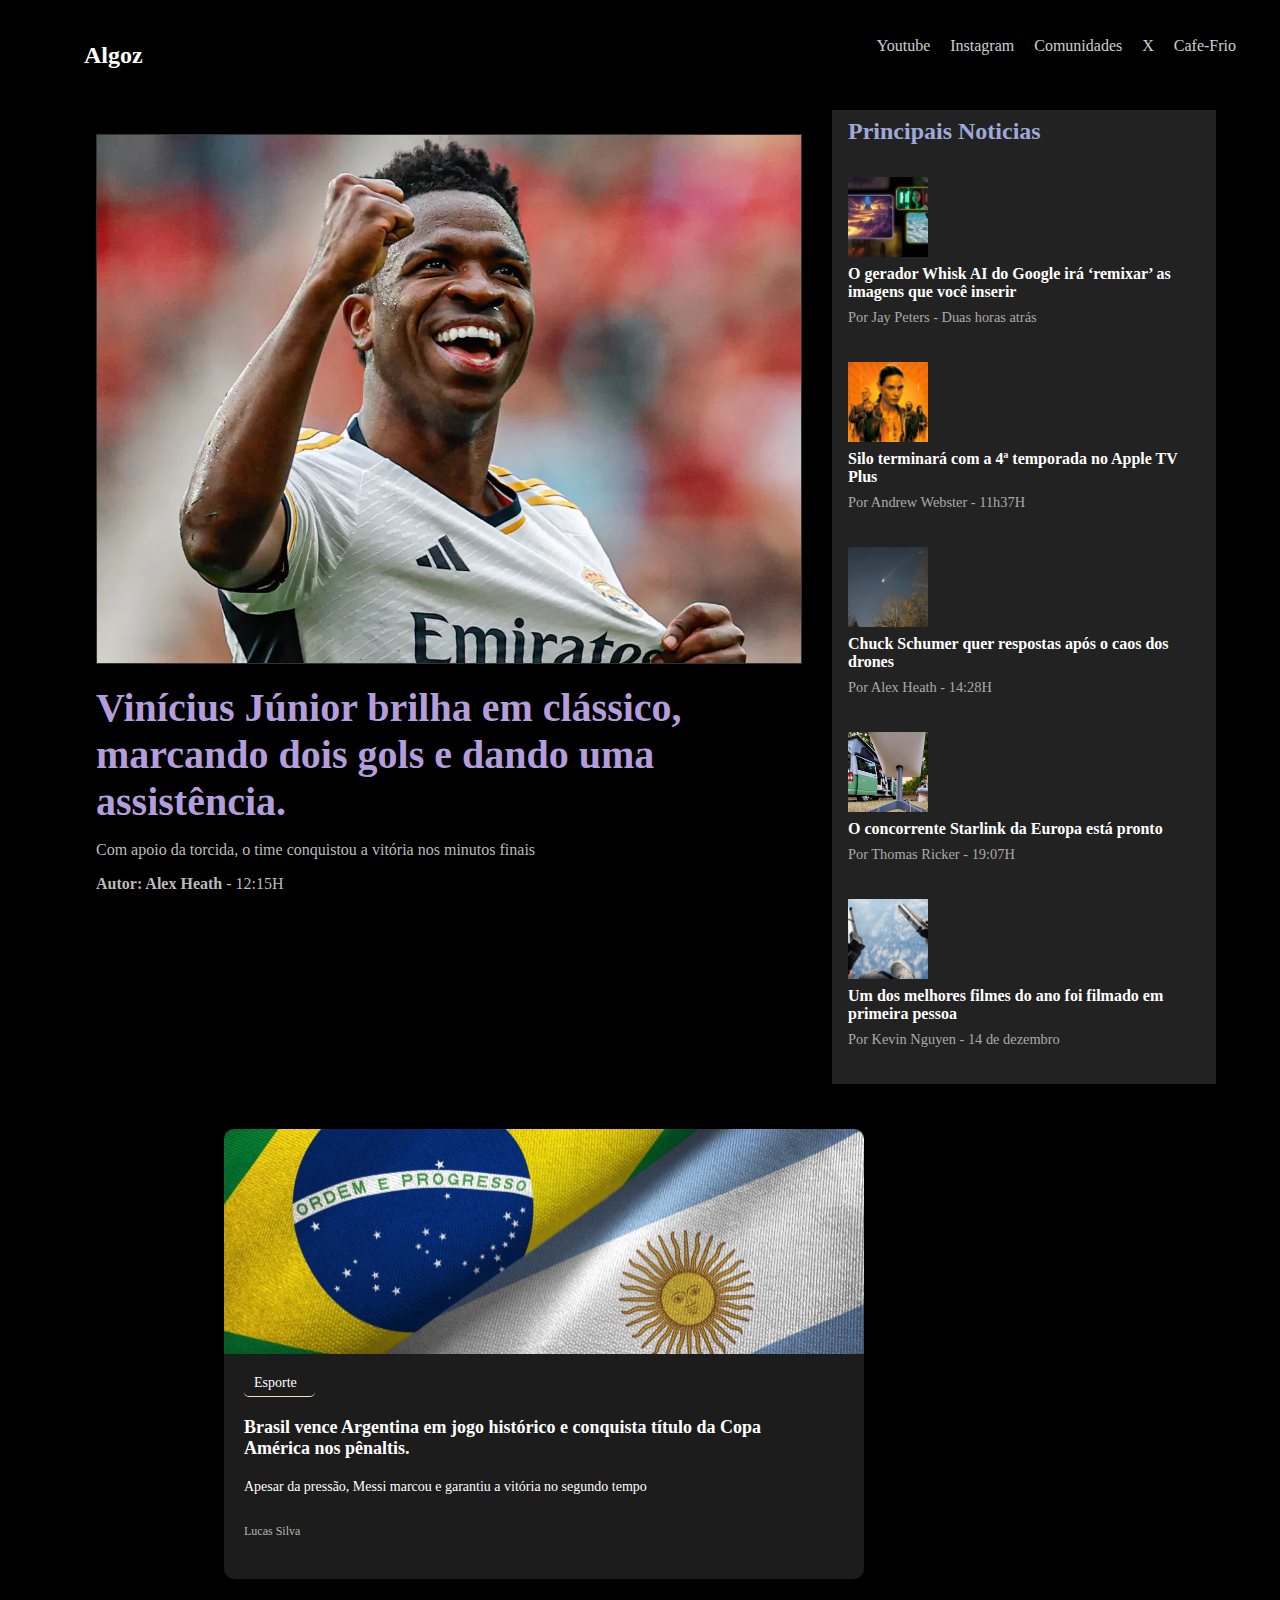
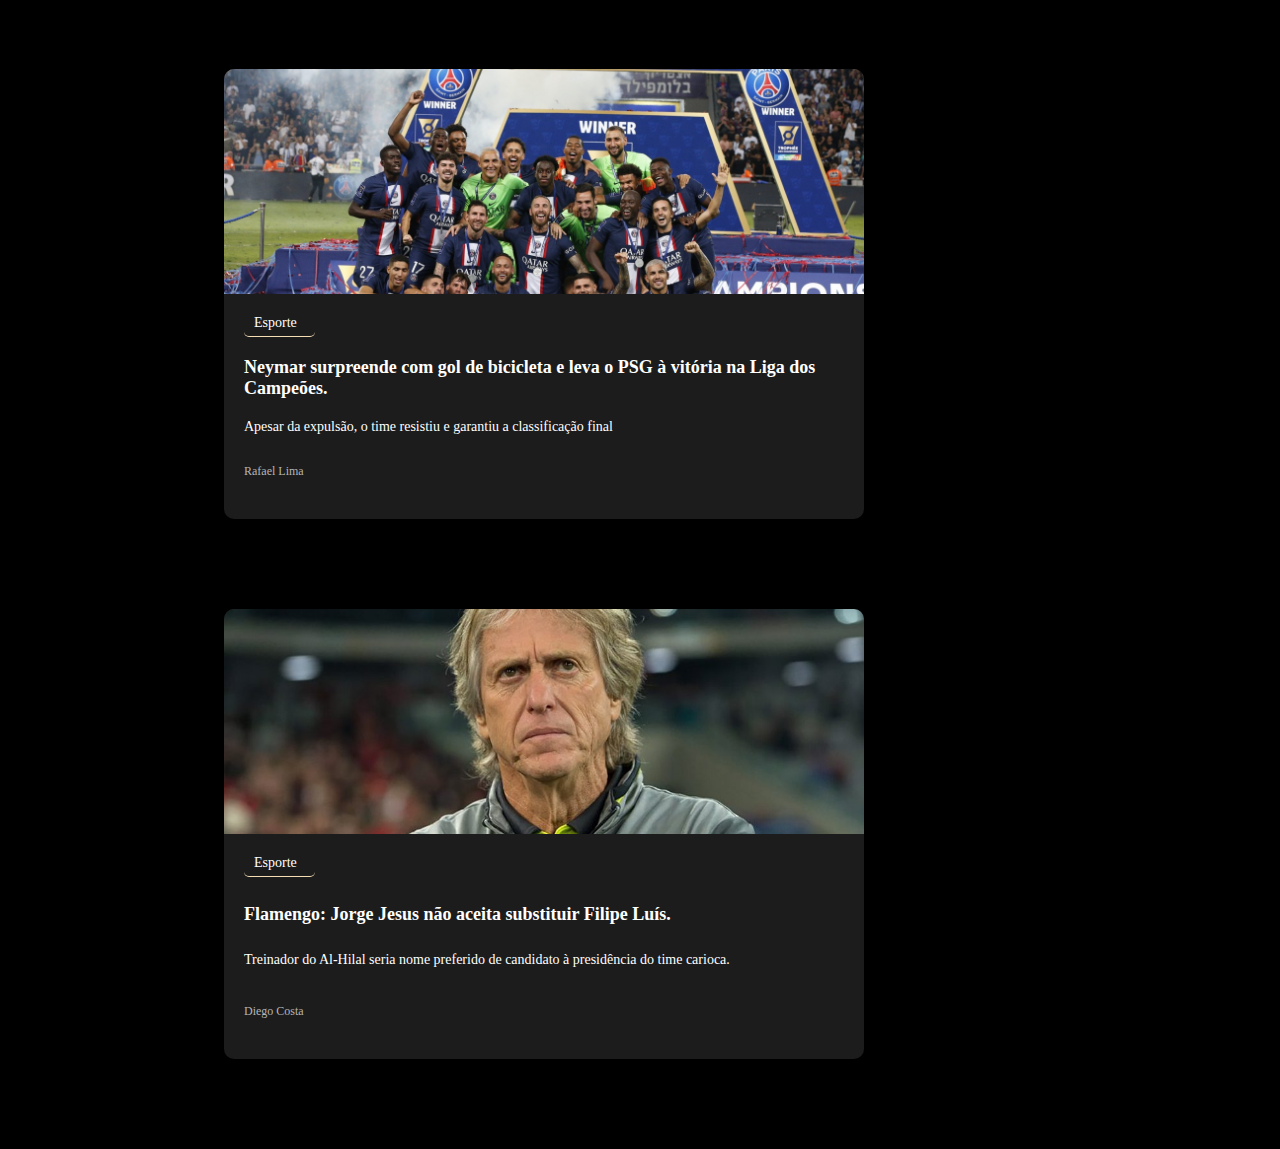
<file: index.html>
<!DOCTYPE html>
<html lang="en">
<head>
    <meta charset="UTF-8">
    <meta name="viewport" content="width=device-width, initial-scale=1.0">
    <link rel="stylesheet" href="algoz/Css/Rascunho40.css">
    <title>Algoz</title>
   
</head>
<body>
    <!-- Barra de navegação -->
    <nav class="navbar">
        <!-- Logo -->
        <div class="logo">
            <h2>Algoz</h2>
        </div>

        <!-- Menu -->
        <div class="menu">
            <!-- Botão de fechar -->
        
                <div class="logo-m">
                    <h2>Algoz</h2>
                </div>
               <!--  <a href="#"></a> -->
                <a href="#">Youtube</a>
                <a href="#">Instagram</a>
                <a href="#">Comunidades</a>
                <a href="#">X</a>
                <a href="#">Cafe-Frio</a>
               
                
           
        </div>

        <!-- Botão hambúrguer -->
        <span class="menu-toggle"><p>Menu ☰</p></span>
    </nav>

    <!-- Caixa -->

    <div class="container">
        <!-- Conteúdo principal -->
   <a class="links" href="algoz/site.html">
    <div class="main-content">
        <!-- <div class="decorative-box"></div> -->
        <img src="algoz/Img/Vinicius.webp" alt="Main Story" class="main-image">
        <h1>Vinícius Júnior brilha em clássico, marcando dois gols e dando uma assistência.</h1>
        <p>Com apoio da torcida, o time conquistou a vitória nos minutos finais</p>
        <p><strong>Autor: Alex Heath</strong> - 12:15H </p>
   </a>
        </div>

        <!-- Barra lateral -->
        <div class="sidebar">
            <h2>Principais Noticias</h2>

      <a class="links" href="algoz/site1.html">
        <div class="story">
            <img class="img-story" src="algoz/Img/goggle.webp" alt="">
            <h3>
               O gerador Whisk AI do Google irá ‘remixar’ as imagens que você inserir</h3>
            <p>Por Jay Peters - Duas horas atrás</p>
        </div>
      </a>
       
      <a class="links" href="algoz/site2.html">
            <div class="story">
                <img class="img-story" src="algoz/Img/apple.webp" alt="">
                <h3>
                    Silo terminará com a 4ª temporada no Apple TV Plus</h3>
                <p>Por Andrew Webster - 11h37H</p>
            </div>
      </a>

         <a class="links" href="algoz/site3.html">
            <div class="story">
                <img class="img-story" src="algoz/Img/drone.webp" alt="">
                <h3> 
                    Chuck Schumer quer respostas após o caos dos drones</h3>
                <p>Por Alex Heath - 14:28H</p>
            </div>
         </a>

            <a class="links" href="algoz/site4.html">
            <div class="story">
                <img class="img-story" src="algoz/Img/starlink.webp" alt="">
                <h3> 
                   O concorrente Starlink da Europa está pronto</h3>
                <p>Por Thomas Ricker - 19:07H</p>
            </div>
            </a>
            <a class="links" href="algoz/site5.html">
            <div class="story">
                <img class="img-story" src="algoz/Img/filme.jpg" alt="">
                <h3>          
                Um dos melhores filmes do ano foi filmado em primeira pessoa</h3>
                <p>Por Kevin Nguyen - 14 de dezembro</p>
            </div>
            </a>
        </div>
        
    </div>
    <!-- Caixa Fim -->


    <!-- Caixa1 -->

      
    <div class="caixa">
        <a class="link" href="algoz/site6.html"><img src="algoz/Img/Futebol.jpeg" alt="Imagem de Hermione"></a>
         <div class="conteudo">
             <span class="categoria">Esporte</span>
             <h2 class="caixah2">Brasil vence Argentina em jogo histórico e conquista título da Copa América nos pênaltis.</h2>
             <p>Apesar da pressão, Messi marcou e garantiu a vitória no segundo tempo</p>
             <div class="autor">
                 <span>Lucas Silva</span> <!-- | <span>35m</span> -->
             </div>
            
         </div>
     </div>
       <div class="caixa">
         <a class="link" href="algoz/site7.html"><img src="algoz/Img/futebol1.jfif" alt="Imagem de Hermione"></a>
         <div class="conteudo">
             <span class="categoria">Esporte</span>
             <h2 class="caixah2">Neymar surpreende com gol de bicicleta e leva o PSG à vitória na Liga dos Campeões.</h2>
             <p>Apesar da expulsão, o time resistiu e garantiu a classificação final</p>
             <div class="autor">
                 <span>Rafael Lima</span> <!-- | <span>2h</span> -->
             </div>
           
         </div>
     </div>
       <div class="caixa">
         <a class="link" href="algoz/site8.html"><img src="algoz/Img/Fut.jpg" alt="Imagem de Hermione"></a>
         <div class="conteudo">
             <span class="categoria">Esporte</span>
             <h2 class="caixah2">Flamengo: Jorge Jesus não aceita substituir Filipe Luís.</h2>
             <p>Treinador do Al-Hilal seria nome preferido de candidato à presidência do time carioca.</p>
             <div class="autor">
                 <span>Diego Costa</span> <!-- | <span>5h</span> -->
             </div>
             
         </div>
     </div>
   

    <!-- Caixa1 Fim  -->

 <script src="algoz/Js/Rascunho40.js"></script>
</body>
</html>
</file>
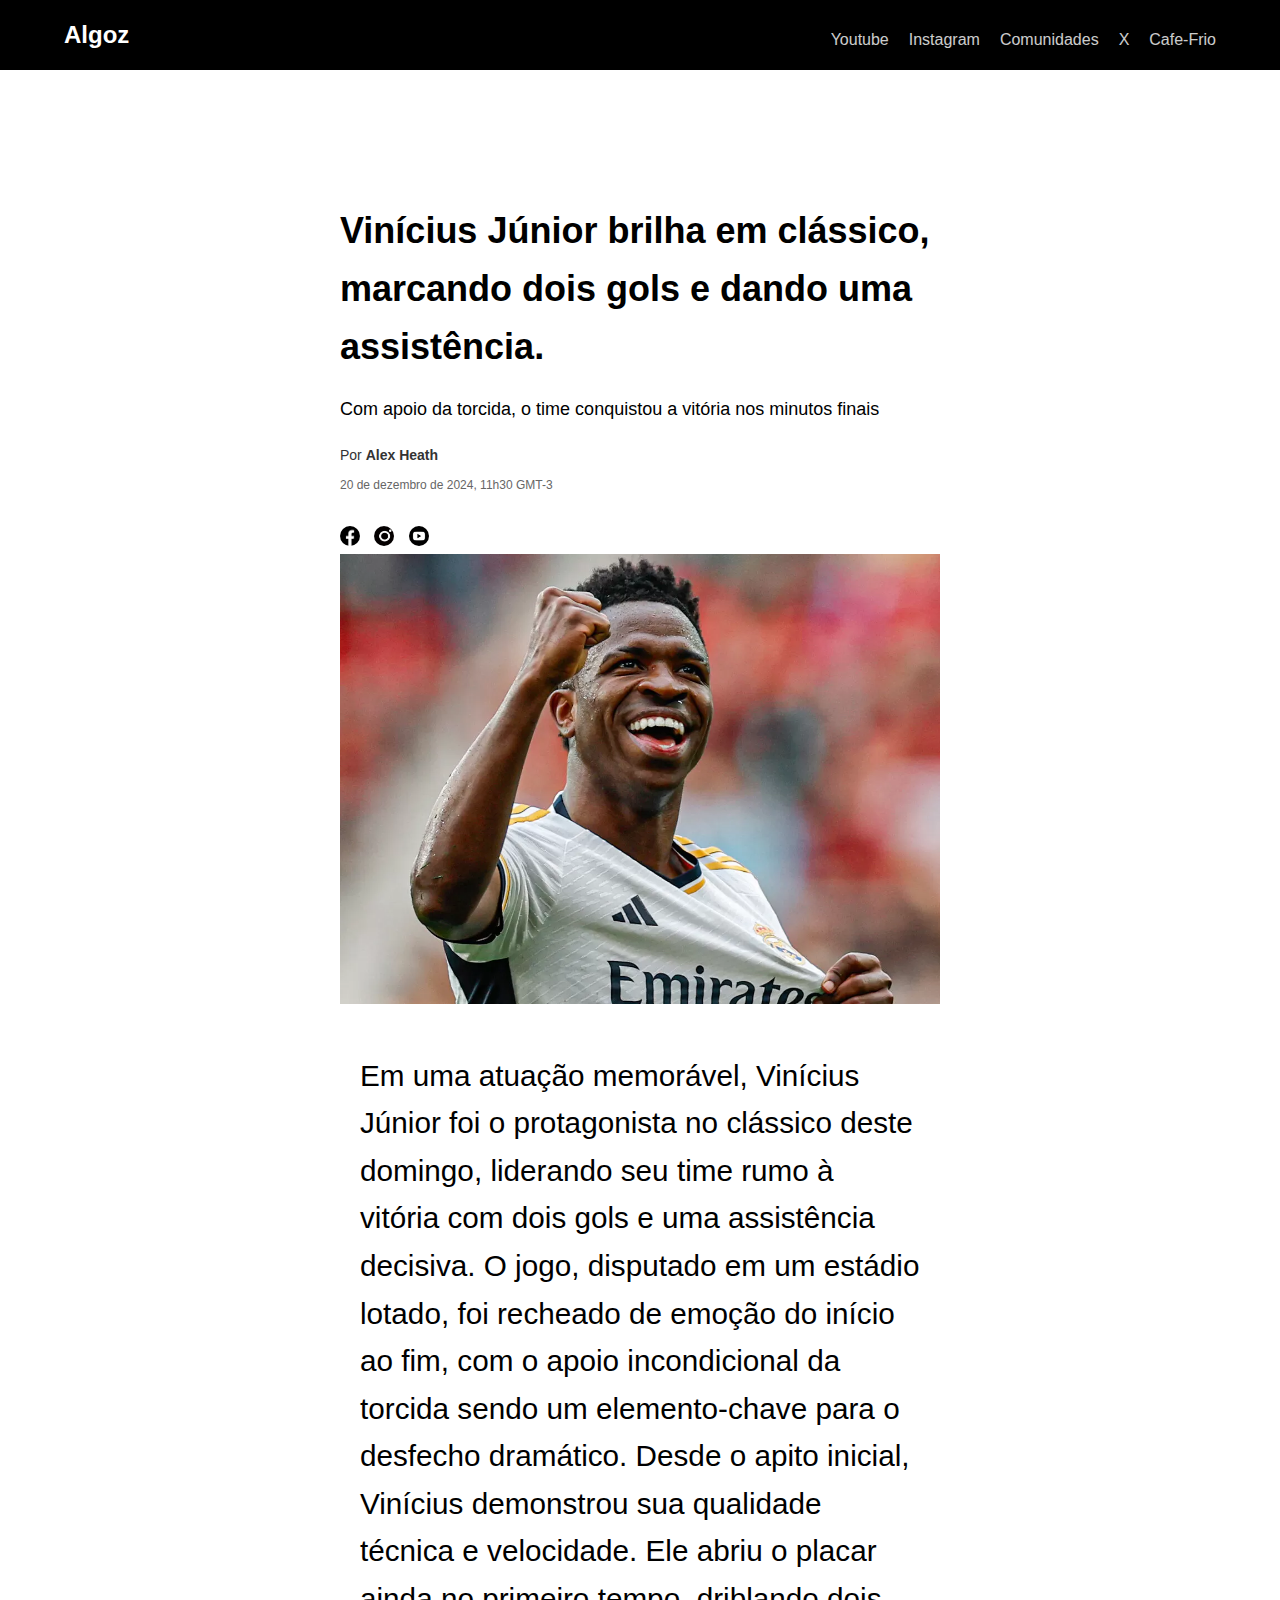
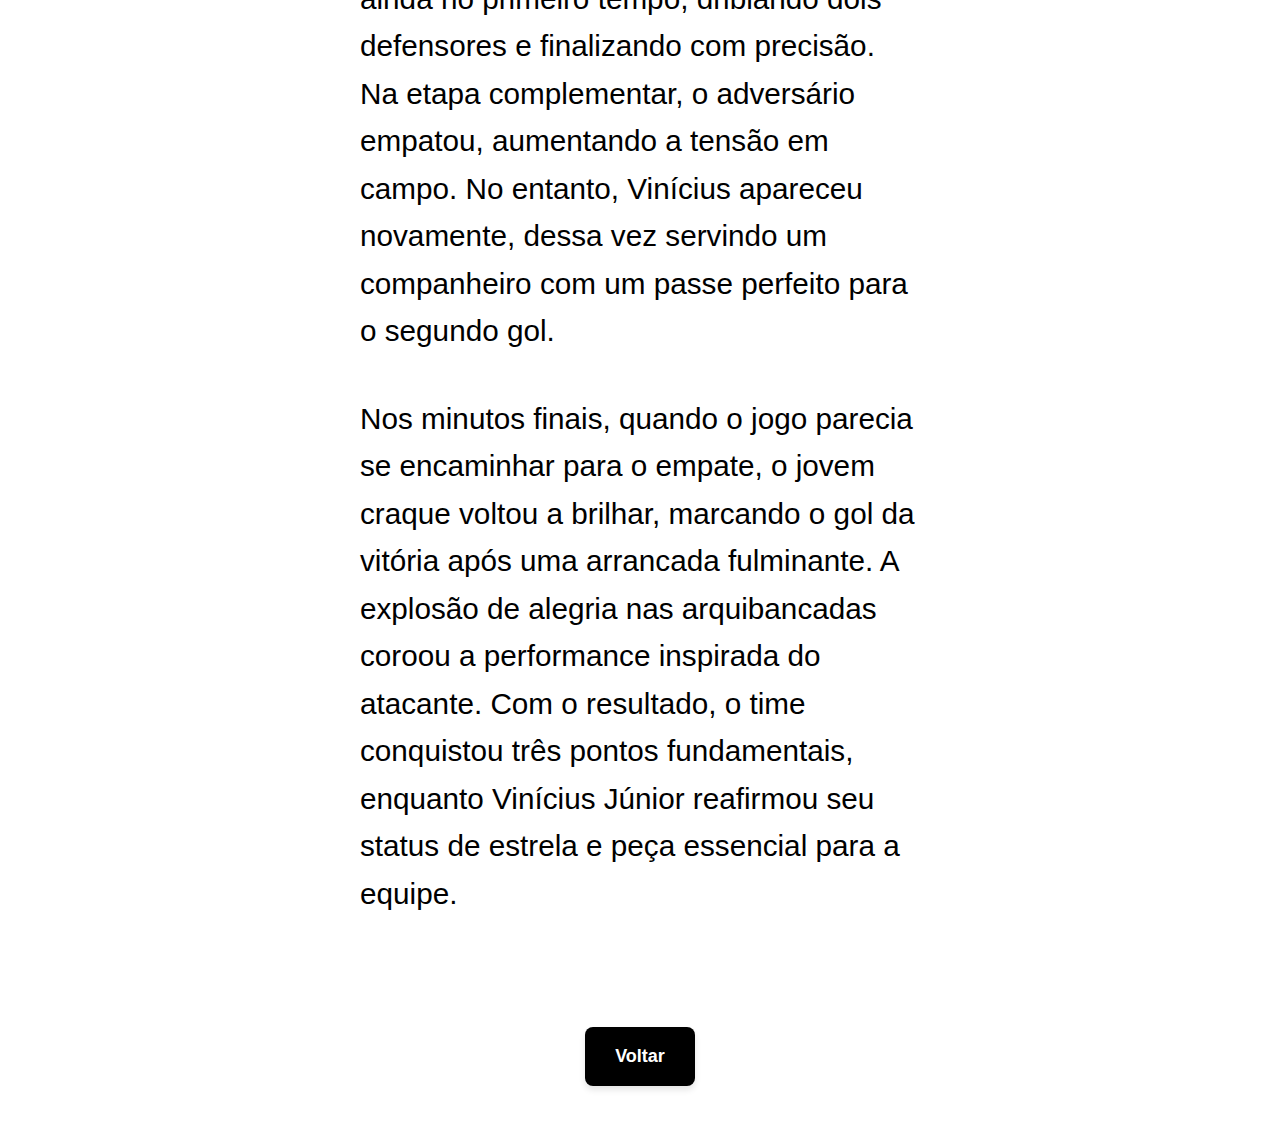
<file: algoz/site.html>
<!DOCTYPE html>
<html lang="pt-BR">
<head>
  <meta charset="UTF-8">
  <meta name="viewport" content="width=device-width, initial-scale=1.0">
  <title>Noticia</title>
  <link rel="stylesheet" href="Css/noticias.css">
</head>
<body>

    <nav class="navbar">
        <!-- Logo -->
        <div class="logo">
            <h2>Algoz</h2>
        </div>

        <!-- Menu -->
        <div class="menu">
            <!-- Botão de fechar -->
        
                <div class="logo-m">
                    <h2>Algoz</h2>
                </div>
               <!--  <a href="#"></a> -->
                <a href="#">Youtube</a>
                <a href="#">Instagram</a>
                <a href="#">Comunidades</a>
                <a href="#">X</a>
                <a href="#">Cafe-Frio</a>
            
        </div>

        <!-- Botão hambúrguer -->
        <span class="menu-toggle"><p>Menu ☰</p></span>
    </nav>

  <div class="container">
    <header>
      <!-- <p class="categoria">ENTREVISTA</p> -->
      <h1>Vinícius Júnior brilha em clássico, marcando dois gols e dando uma assistência.</h1>
    </header>
    <main>
      <p class="descricao">
        Com apoio da torcida, o time conquistou a vitória nos minutos finais
      </p>
      <p class="autor">
       Por <strong>Alex Heath</strong>
      </p>
      <p class="data">20 de dezembro de 2024, 11h30 GMT-3</p>
    </main>
    <footer>
      <div class="social-icons">
        <a href="#"><img class="redes" src="Img/Facebook4 icone1.png" alt=""></a>
        <a href="#"><img class="redes" src="Img/Instagram1 icone.png" alt=""></a>
        <a href="#"><img class="redes" src="Img/Youtube preto e branco3 icone.png" alt=""></a>
      </div>
   <!--    <p class="comentarios">1 Comentário (1 Novo)</p> -->
    </footer>
    <img src="Img/Vinicius.webp" alt="Main Story" class="main-image">
  </div>

  <div class="texto">
  <p>Em uma atuação memorável, Vinícius Júnior foi o protagonista no clássico deste domingo, liderando seu time rumo à vitória com dois gols e uma assistência decisiva. O jogo, disputado em um estádio lotado, foi recheado de emoção do início ao fim, com o apoio incondicional da torcida sendo um elemento-chave para o desfecho dramático.

    Desde o apito inicial, Vinícius demonstrou sua qualidade técnica e velocidade. Ele abriu o placar ainda no primeiro tempo, driblando dois defensores e finalizando com precisão. Na etapa complementar, o adversário empatou, aumentando a tensão em campo. No entanto, Vinícius apareceu novamente, dessa vez servindo um companheiro com um passe perfeito para o segundo gol.</p>

  <p>Nos minutos finais, quando o jogo parecia se encaminhar para o empate, o jovem craque voltou a brilhar, marcando o gol da vitória após uma arrancada fulminante. A explosão de alegria nas arquibancadas coroou a performance inspirada do atacante.

    Com o resultado, o time conquistou três pontos fundamentais, enquanto Vinícius Júnior reafirmou seu status de estrela e peça essencial para a equipe.</p>
  </div>


  <div class="button-container">
    <a onclick="history.back()" href="#" class="btn">Voltar</a>
  </div>

  <script src="Js/Rascunho40.js"></script>
</body>
</html>
</file>
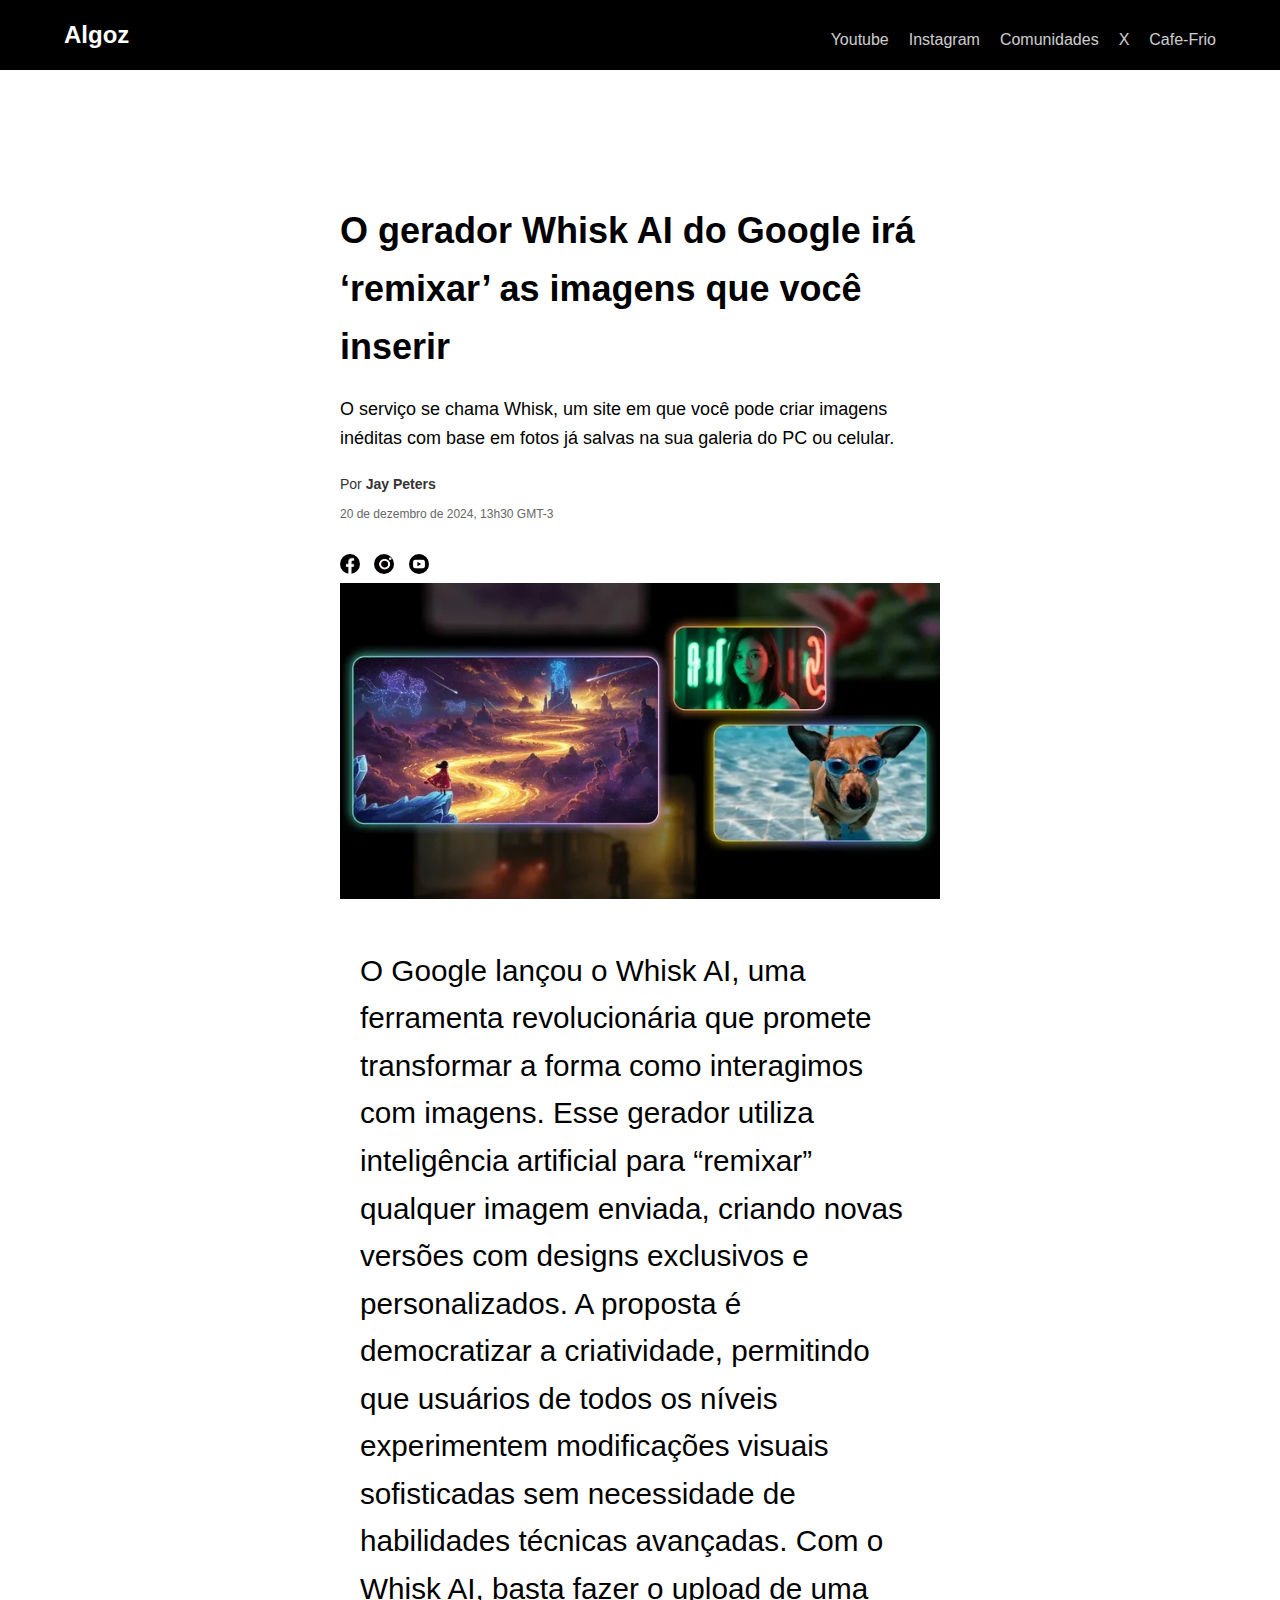
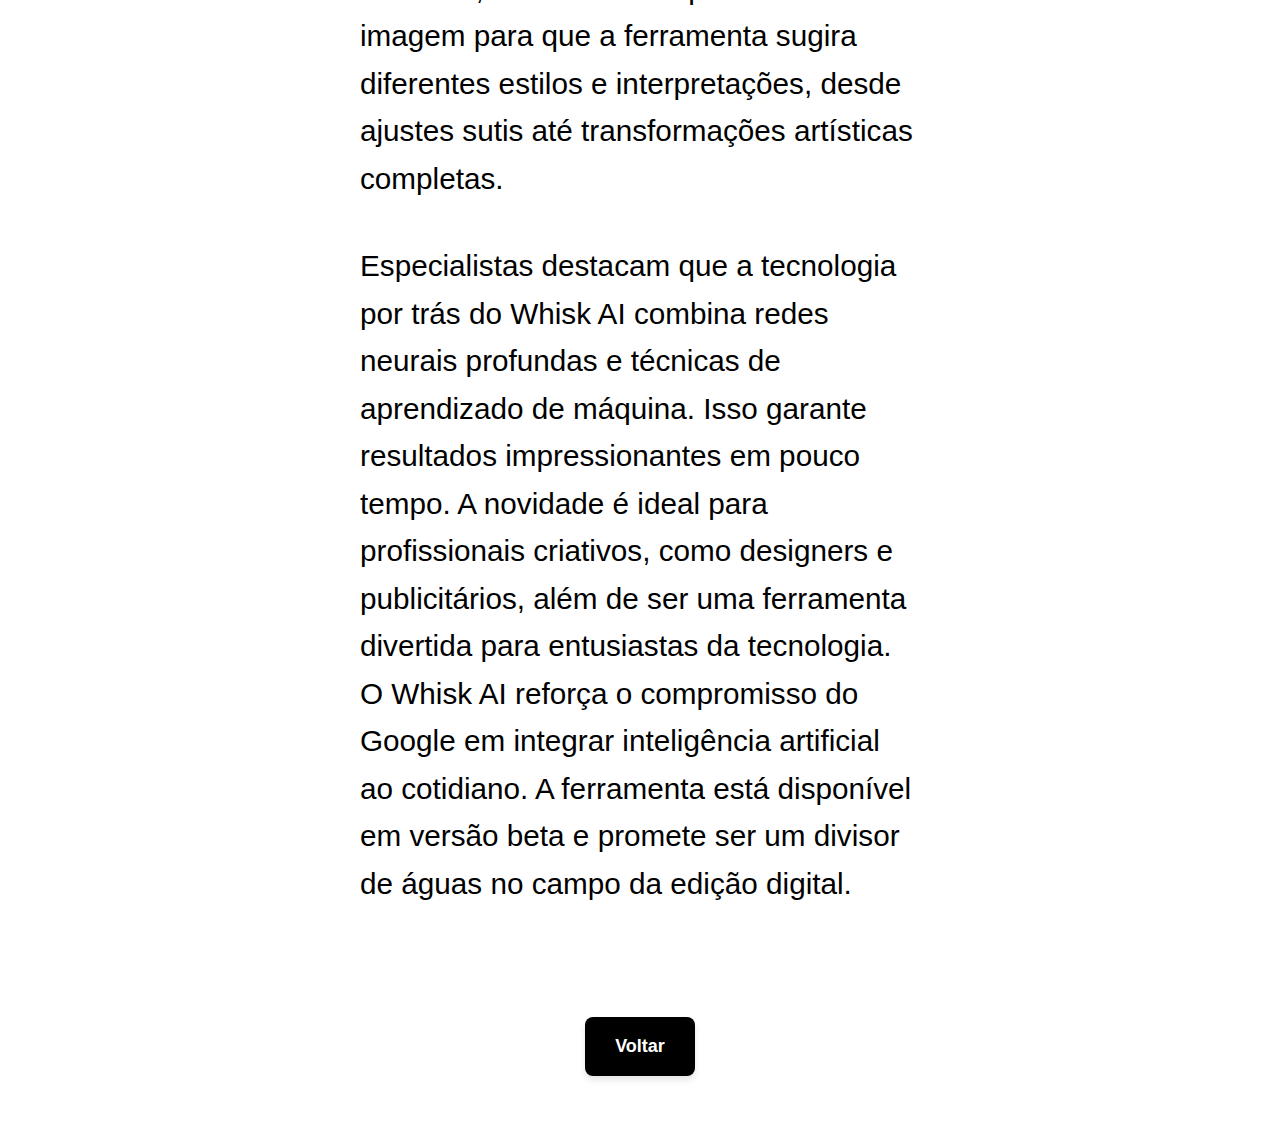
<file: algoz/site1.html>
<!DOCTYPE html>
<html lang="pt-BR">
<head>
  <meta charset="UTF-8">
  <meta name="viewport" content="width=device-width, initial-scale=1.0">
  <title>Noticia</title>
  <link rel="stylesheet" href="Css/noticias.css">
</head>
<body>

    <nav class="navbar">
        <!-- Logo -->
        <div class="logo">
            <h2>Algoz</h2>
        </div>

        <!-- Menu -->
        <div class="menu">
            <!-- Botão de fechar -->
        
                <div class="logo-m">
                    <h2>Algoz</h2>
                </div>
               <!--  <a href="#"></a> -->
                <a href="#">Youtube</a>
                <a href="#">Instagram</a>
                <a href="#">Comunidades</a>
                <a href="#">X</a>
                <a href="#">Cafe-Frio</a>
            
        </div>

        <!-- Botão hambúrguer -->
        <span class="menu-toggle"><p>Menu ☰</p></span>
    </nav>

  <div class="container">
    <header>
      <!-- <p class="categoria">ENTREVISTA</p> -->
      <h1>  O gerador Whisk AI do Google irá ‘remixar’ as imagens que você inserir</h1>
    </header>
    <main>
      <p class="descricao">
        O serviço se chama Whisk, um site em que você pode criar imagens inéditas com base em fotos já salvas na sua galeria do PC ou celular.
      </p>
      <p class="autor">
       Por <strong>Jay Peters</strong>
      </p>
      <p class="data">20 de dezembro de 2024, 13h30 GMT-3</p>
    </main>
    <footer>
      <div class="social-icons">
        <a href="#"><img class="redes" src="Img/Facebook4 icone1.png" alt=""></a>
        <a href="#"><img class="redes" src="Img/Instagram1 icone.png" alt=""></a>
        <a href="#"><img class="redes" src="Img/Youtube preto e branco3 icone.png" alt=""></a>
      </div>
   <!--    <p class="comentarios">1 Comentário (1 Novo)</p> -->
    </footer>
    <img src="Img/goggle.webp" alt="Main Story" class="main-image">
  </div>

  <div class="texto">
  <p>O Google lançou o Whisk AI, uma ferramenta revolucionária que promete transformar a forma como interagimos com imagens. Esse gerador utiliza inteligência artificial para “remixar” qualquer imagem enviada, criando novas versões com designs exclusivos e personalizados.

    A proposta é democratizar a criatividade, permitindo que usuários de todos os níveis experimentem modificações visuais sofisticadas sem necessidade de habilidades técnicas avançadas. Com o Whisk AI, basta fazer o upload de uma imagem para que a ferramenta sugira diferentes estilos e interpretações, desde ajustes sutis até transformações artísticas completas.</p>

  <p>Especialistas destacam que a tecnologia por trás do Whisk AI combina redes neurais profundas e técnicas de aprendizado de máquina. Isso garante resultados impressionantes em pouco tempo. A novidade é ideal para profissionais criativos, como designers e publicitários, além de ser uma ferramenta divertida para entusiastas da tecnologia.

    O Whisk AI reforça o compromisso do Google em integrar inteligência artificial ao cotidiano. A ferramenta está disponível em versão beta e promete ser um divisor de águas no campo da edição digital.
    
    </p>
  </div>


  <div class="button-container">
    <a onclick="history.back()" href="#" class="btn">Voltar</a>
  </div>

  <script src="Js/Rascunho40.js"></script>
</body>
</html>
</file>
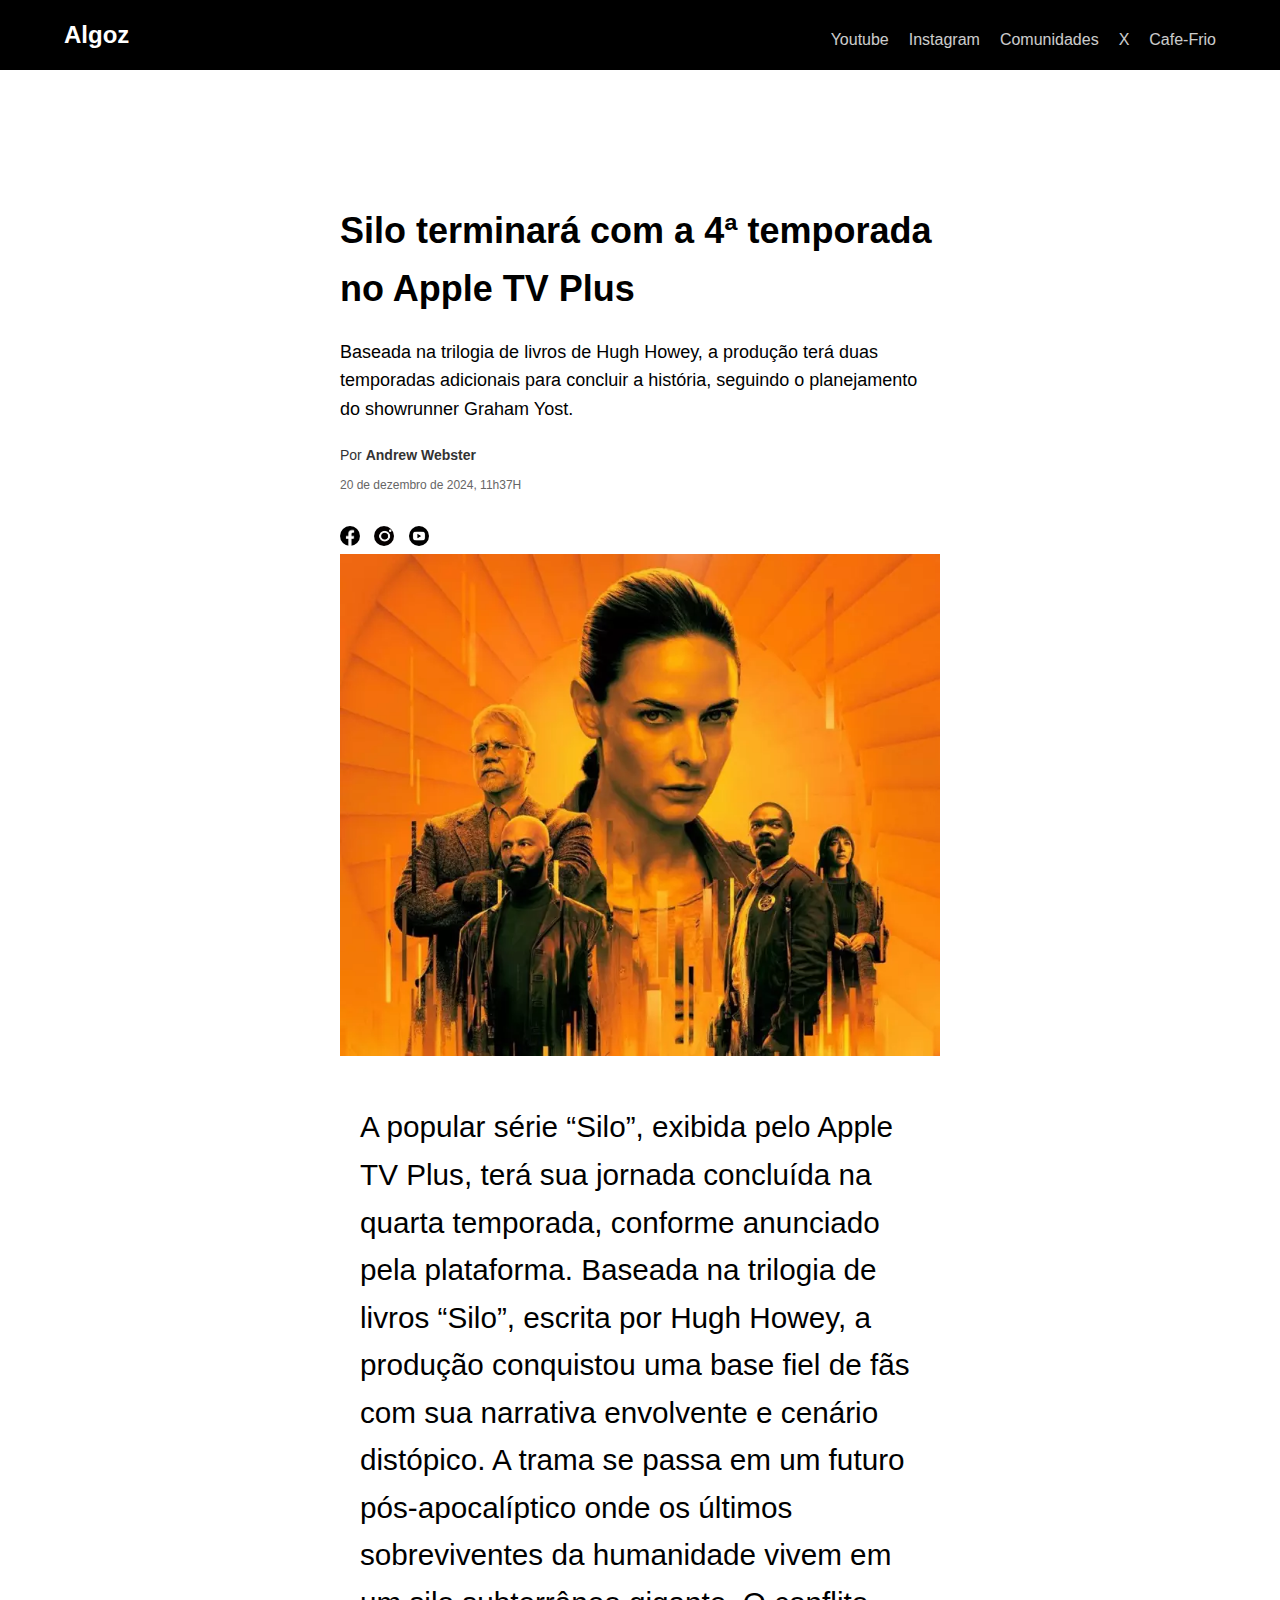
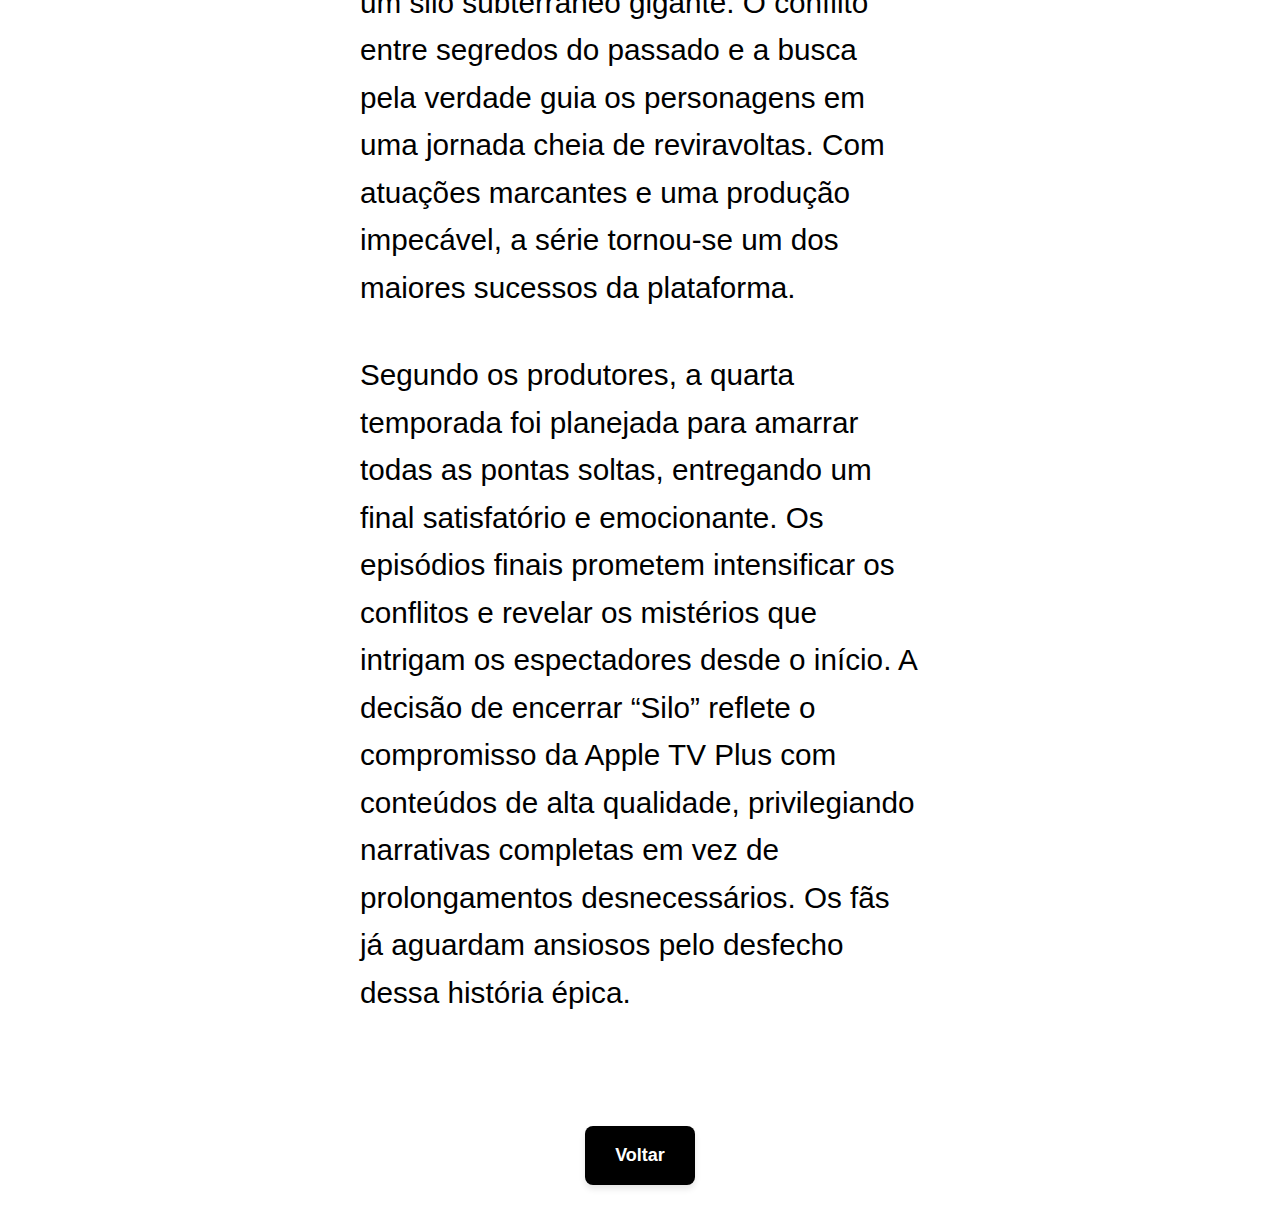
<file: algoz/site2.html>
<!DOCTYPE html>
<html lang="pt-BR">
<head>
  <meta charset="UTF-8">
  <meta name="viewport" content="width=device-width, initial-scale=1.0">
  <title>Noticia</title>
  <link rel="stylesheet" href="Css/noticias.css">
</head>
<body>

    <nav class="navbar">
        <!-- Logo -->
        <div class="logo">
            <h2>Algoz</h2>
        </div>

        <!-- Menu -->
        <div class="menu">
            <!-- Botão de fechar -->
        
                <div class="logo-m">
                    <h2>Algoz</h2>
                </div>
               <!--  <a href="#"></a> -->
                <a href="#">Youtube</a>
                <a href="#">Instagram</a>
                <a href="#">Comunidades</a>
                <a href="#">X</a>
                <a href="#">Cafe-Frio</a>
            
        </div>

        <!-- Botão hambúrguer -->
        <span class="menu-toggle"><p>Menu ☰</p></span>
    </nav>

  <div class="container">
    <header>
      <!-- <p class="categoria">ENTREVISTA</p> -->
      <h1> Silo terminará com a 4ª temporada no Apple TV Plus</h1>
    </header>
    <main>
      <p class="descricao">
        Baseada na trilogia de livros de Hugh Howey, a produção terá duas temporadas adicionais para concluir a história, seguindo o planejamento do showrunner Graham Yost.
      </p>
      <p class="autor">
       Por <strong>Andrew Webster</strong>
      </p>
      <p class="data">20 de dezembro de 2024, 11h37H</p>
    </main>
    <footer>
      <div class="social-icons">
        <a href="#"><img class="redes" src="Img/Facebook4 icone1.png" alt=""></a>
        <a href="#"><img class="redes" src="Img/Instagram1 icone.png" alt=""></a>
        <a href="#"><img class="redes" src="Img/Youtube preto e branco3 icone.png" alt=""></a>
      </div>
   <!--    <p class="comentarios">1 Comentário (1 Novo)</p> -->
    </footer>
    <img src="Img/apple.webp" alt="Main Story" class="main-image">
  </div>

  <div class="texto">
  <p>A popular série “Silo”, exibida pelo Apple TV Plus, terá sua jornada concluída na quarta temporada, conforme anunciado pela plataforma. Baseada na trilogia de livros “Silo”, escrita por Hugh Howey, a produção conquistou uma base fiel de fãs com sua narrativa envolvente e cenário distópico.

    A trama se passa em um futuro pós-apocalíptico onde os últimos sobreviventes da humanidade vivem em um silo subterrâneo gigante. O conflito entre segredos do passado e a busca pela verdade guia os personagens em uma jornada cheia de reviravoltas. Com atuações marcantes e uma produção impecável, a série tornou-se um dos maiores sucessos da plataforma.</p>

  <p>Segundo os produtores, a quarta temporada foi planejada para amarrar todas as pontas soltas, entregando um final satisfatório e emocionante. Os episódios finais prometem intensificar os conflitos e revelar os mistérios que intrigam os espectadores desde o início.

    A decisão de encerrar “Silo” reflete o compromisso da Apple TV Plus com conteúdos de alta qualidade, privilegiando narrativas completas em vez de prolongamentos desnecessários. Os fãs já aguardam ansiosos pelo desfecho dessa história épica.</p>
  </div>


  <div class="button-container">
    <a onclick="history.back()" href="#" class="btn">Voltar</a>
  </div>

  <script src="Js/Rascunho40.js"></script>
</body>
</html>
</file>
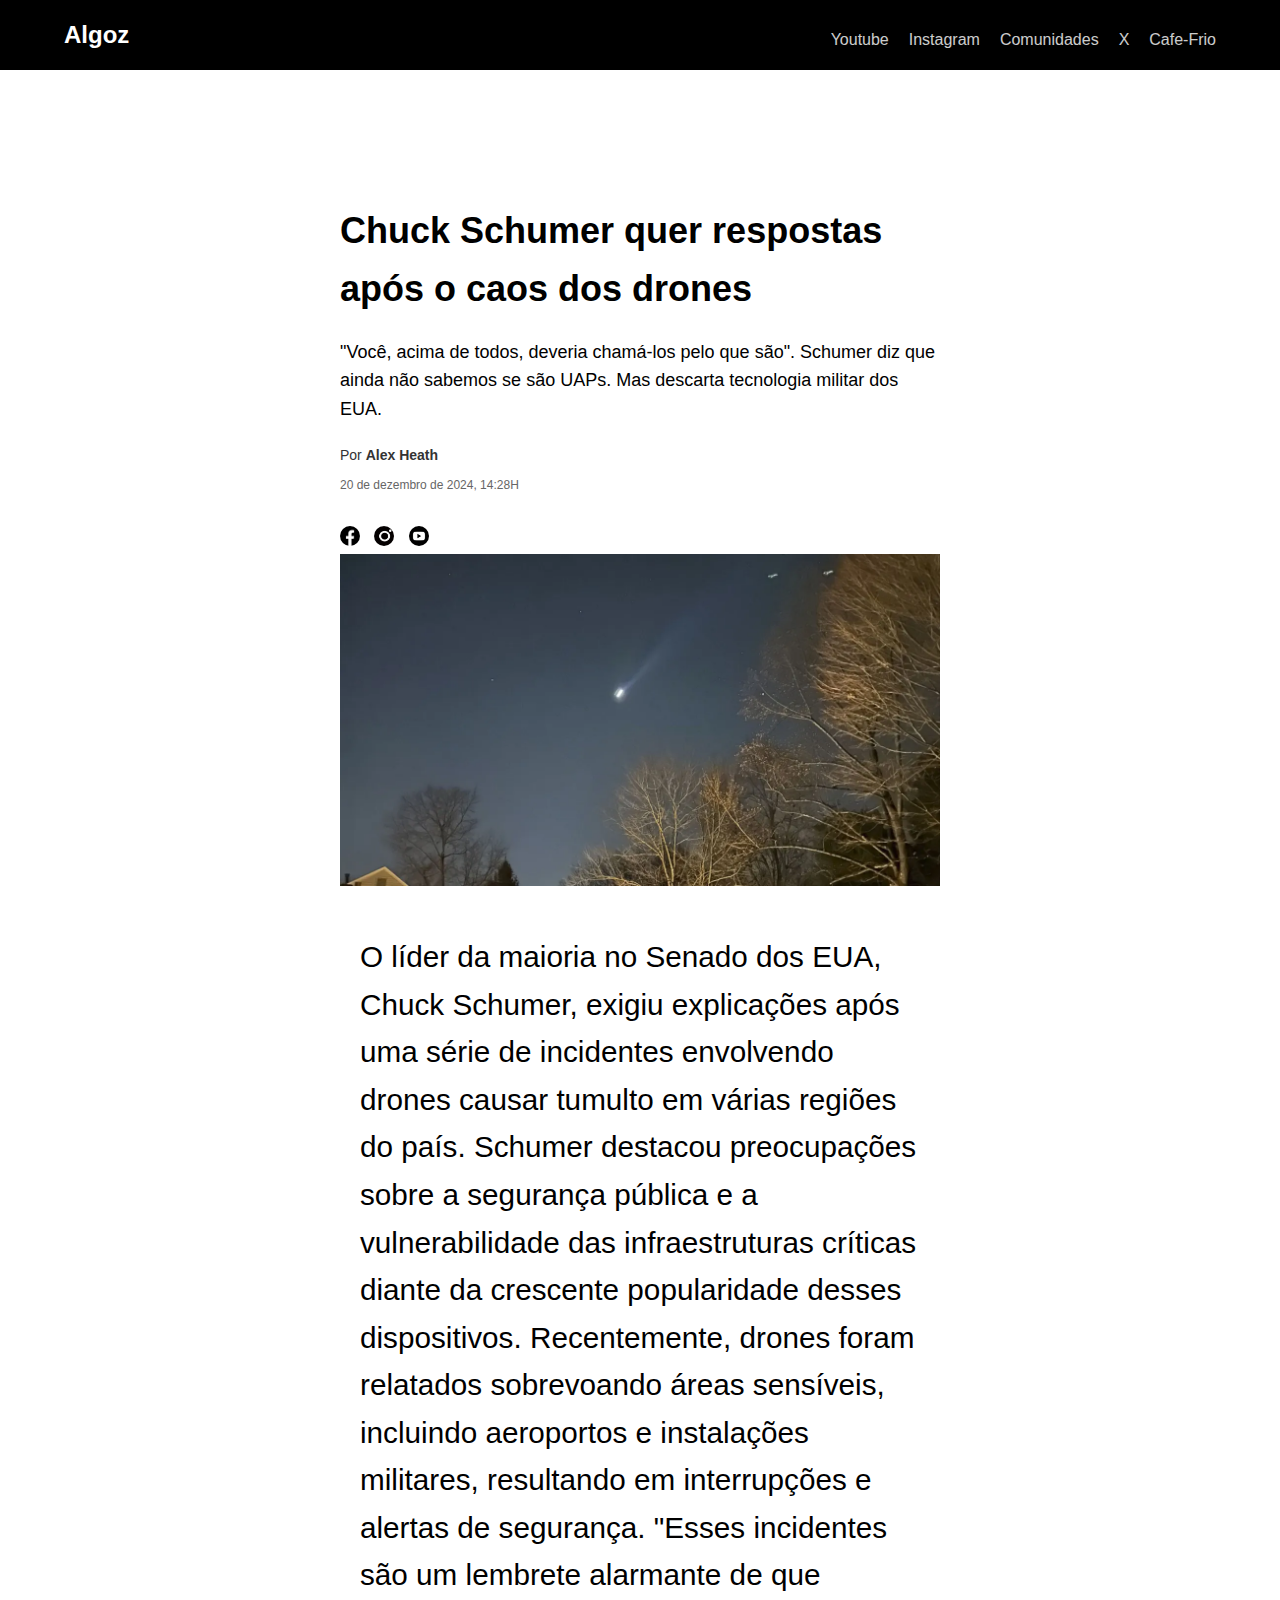
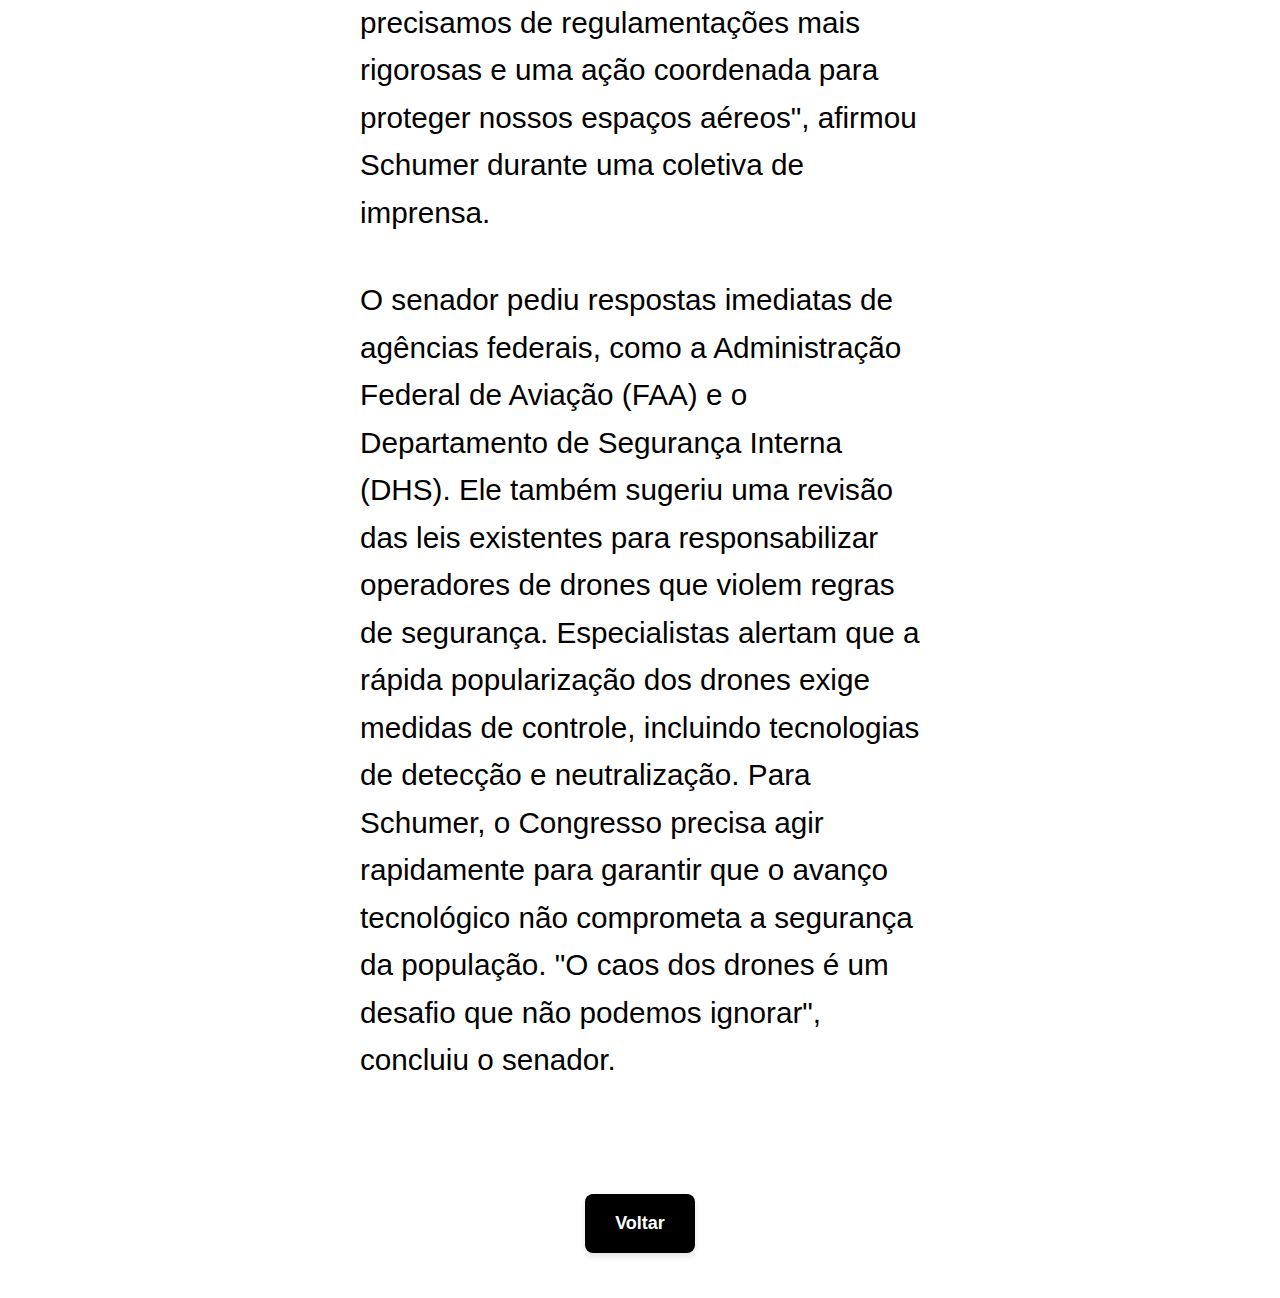
<file: algoz/site3.html>
<!DOCTYPE html>
<html lang="pt-BR">
<head>
  <meta charset="UTF-8">
  <meta name="viewport" content="width=device-width, initial-scale=1.0">
  <title>Noticia</title>
  <link rel="stylesheet" href="Css/noticias.css">
</head>
<body>

    <nav class="navbar">
        <!-- Logo -->
        <div class="logo">
            <h2>Algoz</h2>
        </div>

        <!-- Menu -->
        <div class="menu">
            <!-- Botão de fechar -->
        
                <div class="logo-m">
                    <h2>Algoz</h2>
                </div>
               <!--  <a href="#"></a> -->
                <a href="#">Youtube</a>
                <a href="#">Instagram</a>
                <a href="#">Comunidades</a>
                <a href="#">X</a>
                <a href="#">Cafe-Frio</a>
            
        </div>

        <!-- Botão hambúrguer -->
        <span class="menu-toggle"><p>Menu ☰</p></span>
    </nav>

  <div class="container">
    <header>
      <!-- <p class="categoria">ENTREVISTA</p> -->
      <h1> Chuck Schumer quer respostas após o caos dos drones</h1>
    </header>
    <main>
      <p class="descricao">
        "Você, acima de todos, deveria chamá-los pelo que são". Schumer diz que ainda não sabemos se são UAPs. Mas descarta tecnologia militar dos EUA.
      </p>
      <p class="autor">
       Por <strong>Alex Heath </strong>
      </p>
      <p class="data">20 de dezembro de 2024, 14:28H</p>
    </main>
    <footer>
      <div class="social-icons">
        <a href="#"><img class="redes" src="Img/Facebook4 icone1.png" alt=""></a>
        <a href="#"><img class="redes" src="Img/Instagram1 icone.png" alt=""></a>
        <a href="#"><img class="redes" src="Img/Youtube preto e branco3 icone.png" alt=""></a>
      </div>
   <!--    <p class="comentarios">1 Comentário (1 Novo)</p> -->
    </footer>
    <img src="Img/drone.webp" alt="Main Story" class="main-image">
  </div>

  <div class="texto">
  <p>O líder da maioria no Senado dos EUA, Chuck Schumer, exigiu explicações após uma série de incidentes envolvendo drones causar tumulto em várias regiões do país. Schumer destacou preocupações sobre a segurança pública e a vulnerabilidade das infraestruturas críticas diante da crescente popularidade desses dispositivos.

    Recentemente, drones foram relatados sobrevoando áreas sensíveis, incluindo aeroportos e instalações militares, resultando em interrupções e alertas de segurança. "Esses incidentes são um lembrete alarmante de que precisamos de regulamentações mais rigorosas e uma ação coordenada para proteger nossos espaços aéreos", afirmou Schumer durante uma coletiva de imprensa.</p>

  <p>O senador pediu respostas imediatas de agências federais, como a Administração Federal de Aviação (FAA) e o Departamento de Segurança Interna (DHS). Ele também sugeriu uma revisão das leis existentes para responsabilizar operadores de drones que violem regras de segurança.

    Especialistas alertam que a rápida popularização dos drones exige medidas de controle, incluindo tecnologias de detecção e neutralização. Para Schumer, o Congresso precisa agir rapidamente para garantir que o avanço tecnológico não comprometa a segurança da população. "O caos dos drones é um desafio que não podemos ignorar", concluiu o senador.</p>
  </div>


  <div class="button-container">
    <a onclick="history.back()" href="#" class="btn">Voltar</a>
  </div>

  <script src="Js/Rascunho40.js"></script>
</body>
</html>
</file>
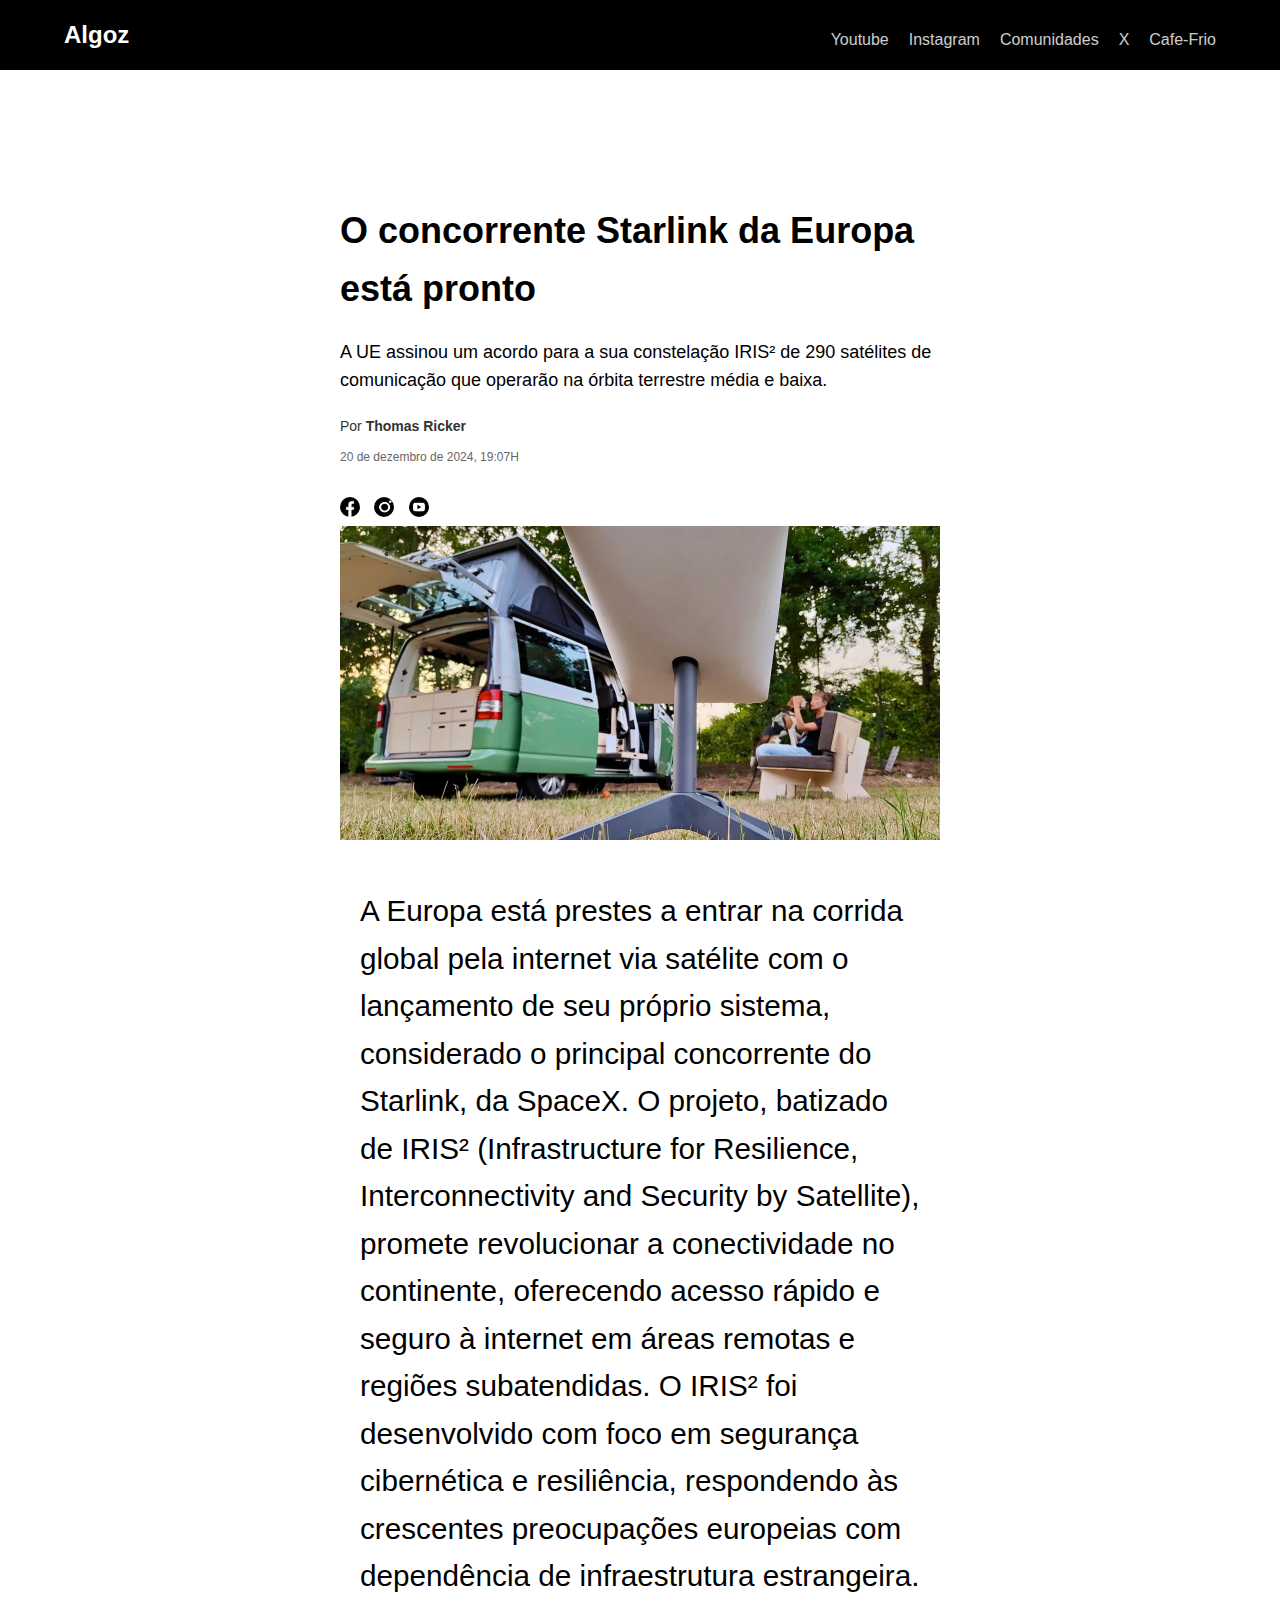
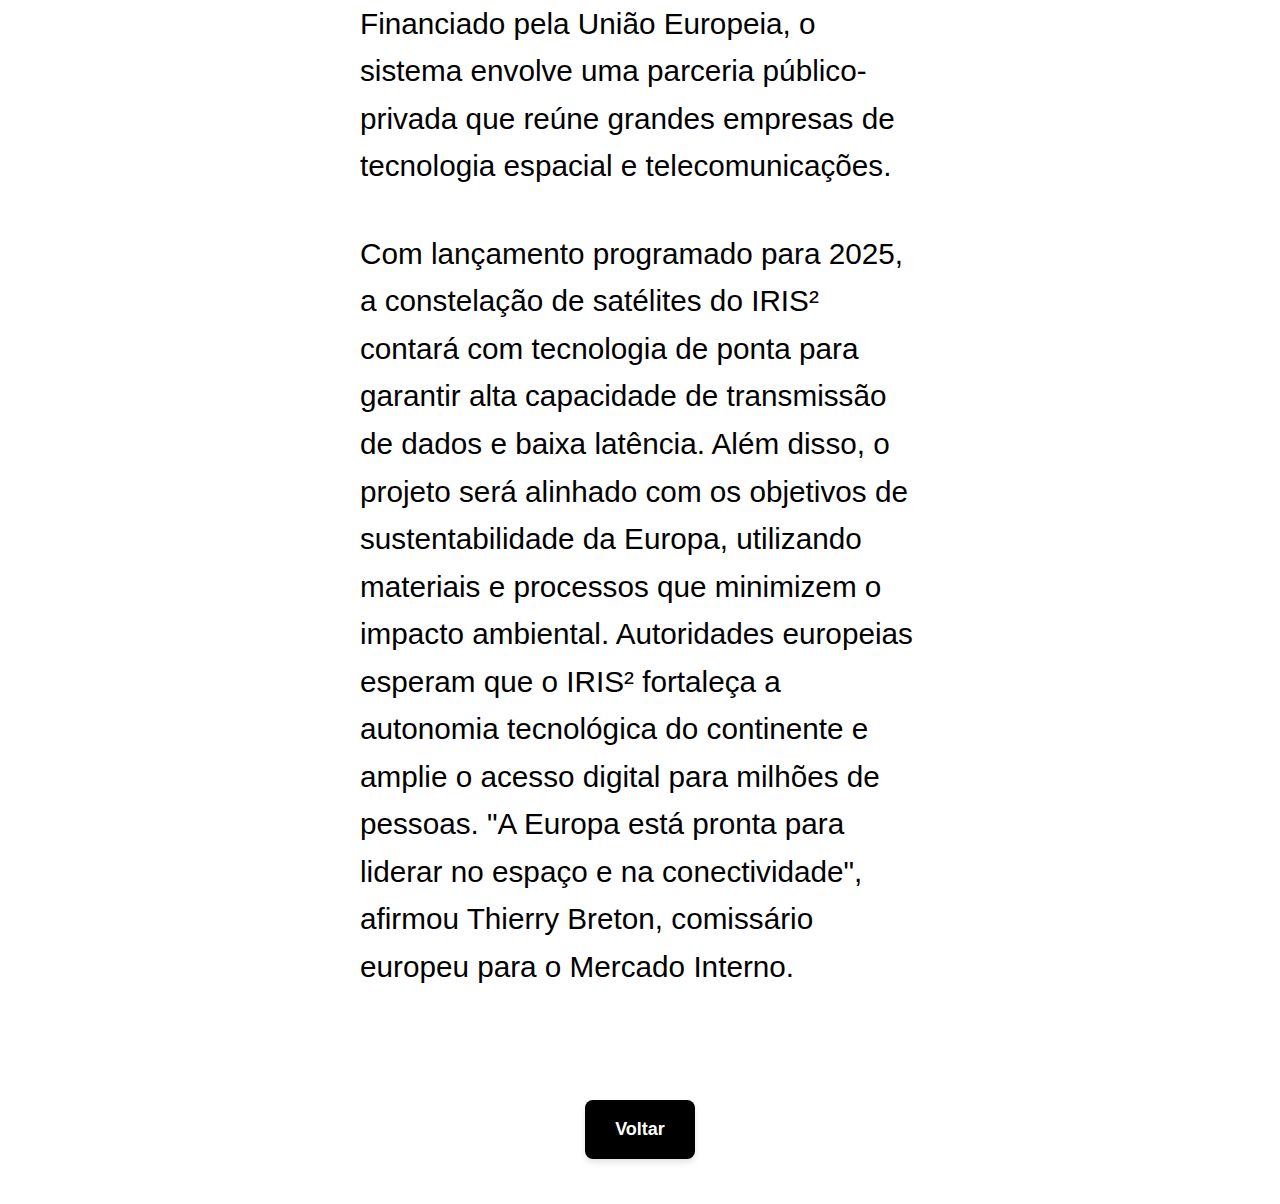
<file: algoz/site4.html>
<!DOCTYPE html>
<html lang="pt-BR">
<head>
  <meta charset="UTF-8">
  <meta name="viewport" content="width=device-width, initial-scale=1.0">
  <title>Noticia</title>
  <link rel="stylesheet" href="Css/noticias.css">
</head>
<body>

    <nav class="navbar">
        <!-- Logo -->
        <div class="logo">
            <h2>Algoz</h2>
        </div>

        <!-- Menu -->
        <div class="menu">
            <!-- Botão de fechar -->
        
                <div class="logo-m">
                    <h2>Algoz</h2>
                </div>
               <!--  <a href="#"></a> -->
                <a href="#">Youtube</a>
                <a href="#">Instagram</a>
                <a href="#">Comunidades</a>
                <a href="#">X</a>
                <a href="#">Cafe-Frio</a>
            
        </div>

        <!-- Botão hambúrguer -->
        <span class="menu-toggle"><p>Menu ☰</p></span>
    </nav>

  <div class="container">
    <header>
      <!-- <p class="categoria">ENTREVISTA</p> -->
      <h1>   O concorrente Starlink da Europa está pronto</h1>
    </header>
    <main>
      <p class="descricao">
        A UE assinou um acordo para a sua constelação IRIS² de 290 satélites de comunicação que operarão na órbita terrestre média e baixa.
      </p>
      <p class="autor">
       Por <strong>Thomas Ricker</strong>
      </p>
      <p class="data">20 de dezembro de 2024, 19:07H</p>
    </main>
    <footer>
      <div class="social-icons">
        <a href="#"><img class="redes" src="Img/Facebook4 icone1.png" alt=""></a>
        <a href="#"><img class="redes" src="Img/Instagram1 icone.png" alt=""></a>
        <a href="#"><img class="redes" src="Img/Youtube preto e branco3 icone.png" alt=""></a>
      </div>
   <!--    <p class="comentarios">1 Comentário (1 Novo)</p> -->
    </footer>
    <img src="Img/starlink.webp" alt="Main Story" class="main-image">
  </div>

  <div class="texto">
  <p>A Europa está prestes a entrar na corrida global pela internet via satélite com o lançamento de seu próprio sistema, considerado o principal concorrente do Starlink, da SpaceX. O projeto, batizado de IRIS² (Infrastructure for Resilience, Interconnectivity and Security by Satellite), promete revolucionar a conectividade no continente, oferecendo acesso rápido e seguro à internet em áreas remotas e regiões subatendidas.

    O IRIS² foi desenvolvido com foco em segurança cibernética e resiliência, respondendo às crescentes preocupações europeias com dependência de infraestrutura estrangeira. Financiado pela União Europeia, o sistema envolve uma parceria público-privada que reúne grandes empresas de tecnologia espacial e telecomunicações.</p>

  <p>Com lançamento programado para 2025, a constelação de satélites do IRIS² contará com tecnologia de ponta para garantir alta capacidade de transmissão de dados e baixa latência. Além disso, o projeto será alinhado com os objetivos de sustentabilidade da Europa, utilizando materiais e processos que minimizem o impacto ambiental.

    Autoridades europeias esperam que o IRIS² fortaleça a autonomia tecnológica do continente e amplie o acesso digital para milhões de pessoas. "A Europa está pronta para liderar no espaço e na conectividade", afirmou Thierry Breton, comissário europeu para o Mercado Interno.</p>
  </div>


  <div class="button-container">
    <a onclick="history.back()" href="#" class="btn">Voltar</a>
  </div>

  <script src="Js/Rascunho40.js"></script>
</body>
</html>
</file>
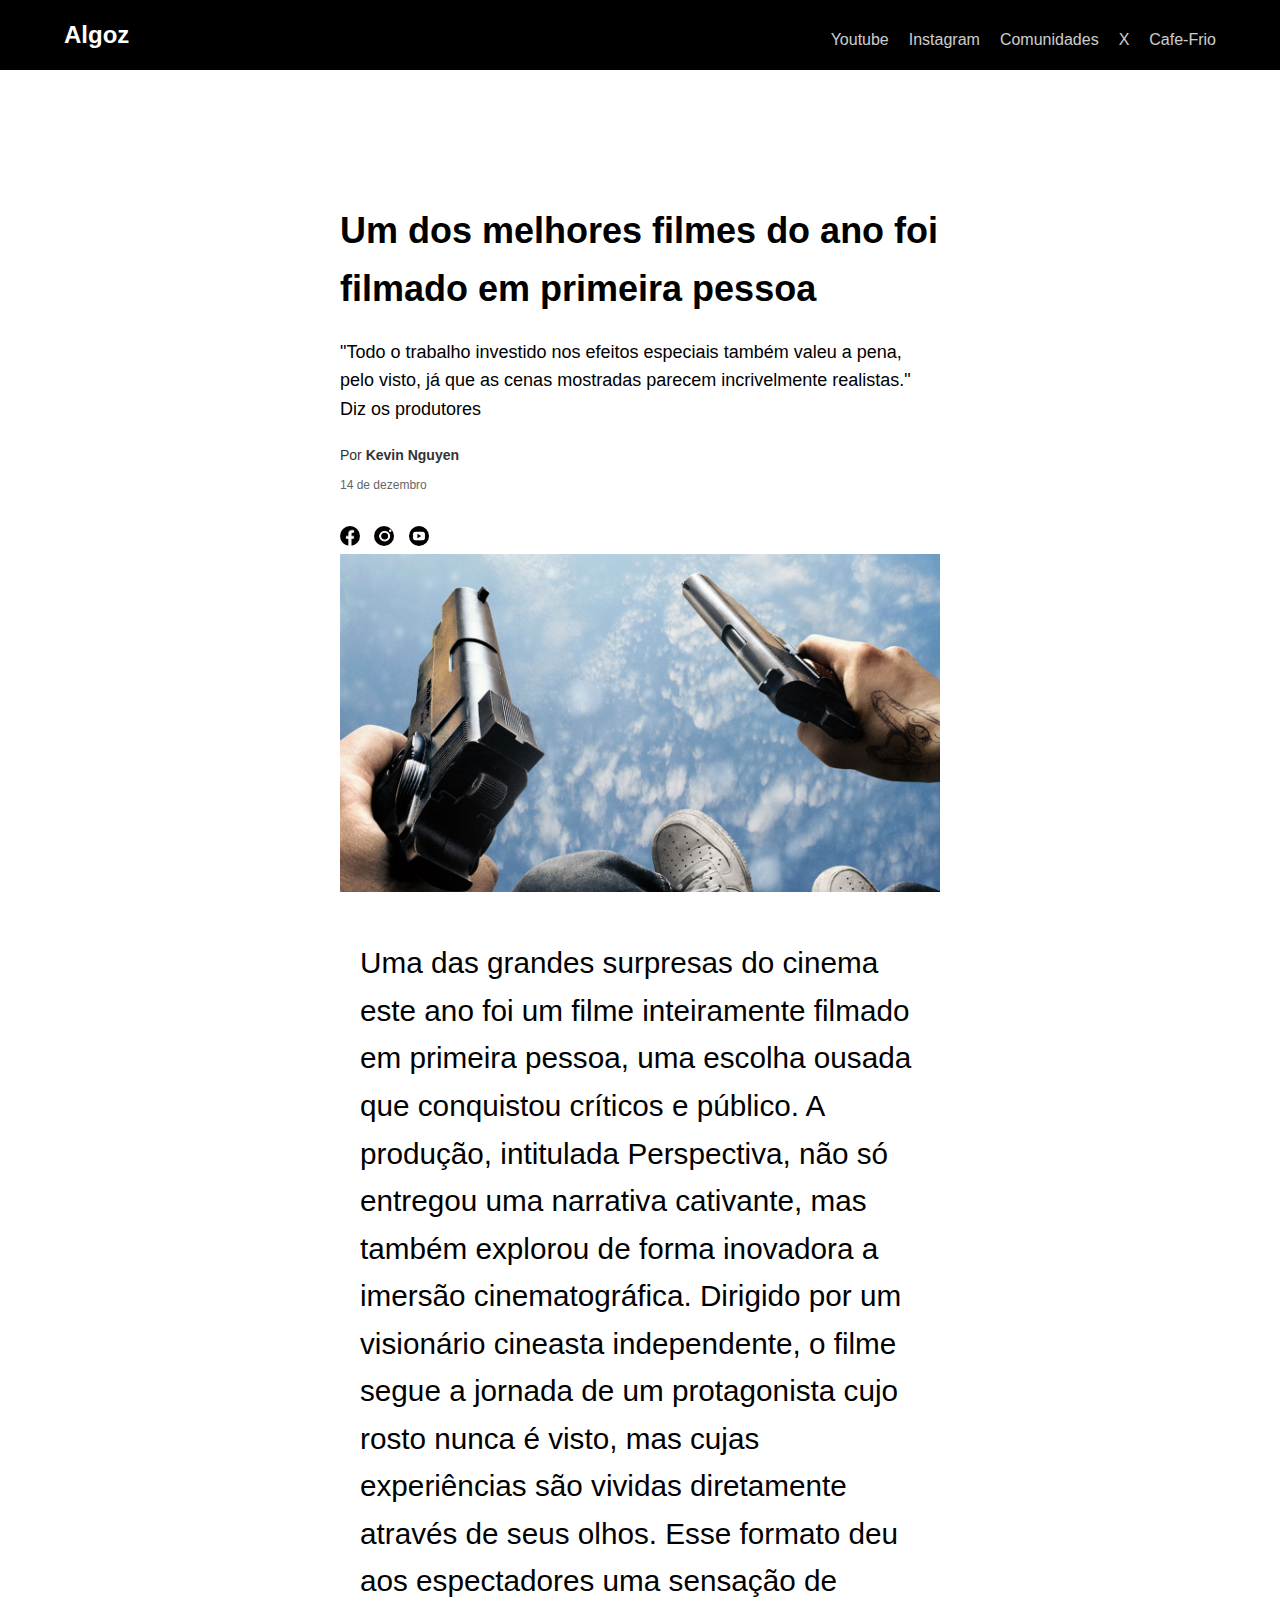
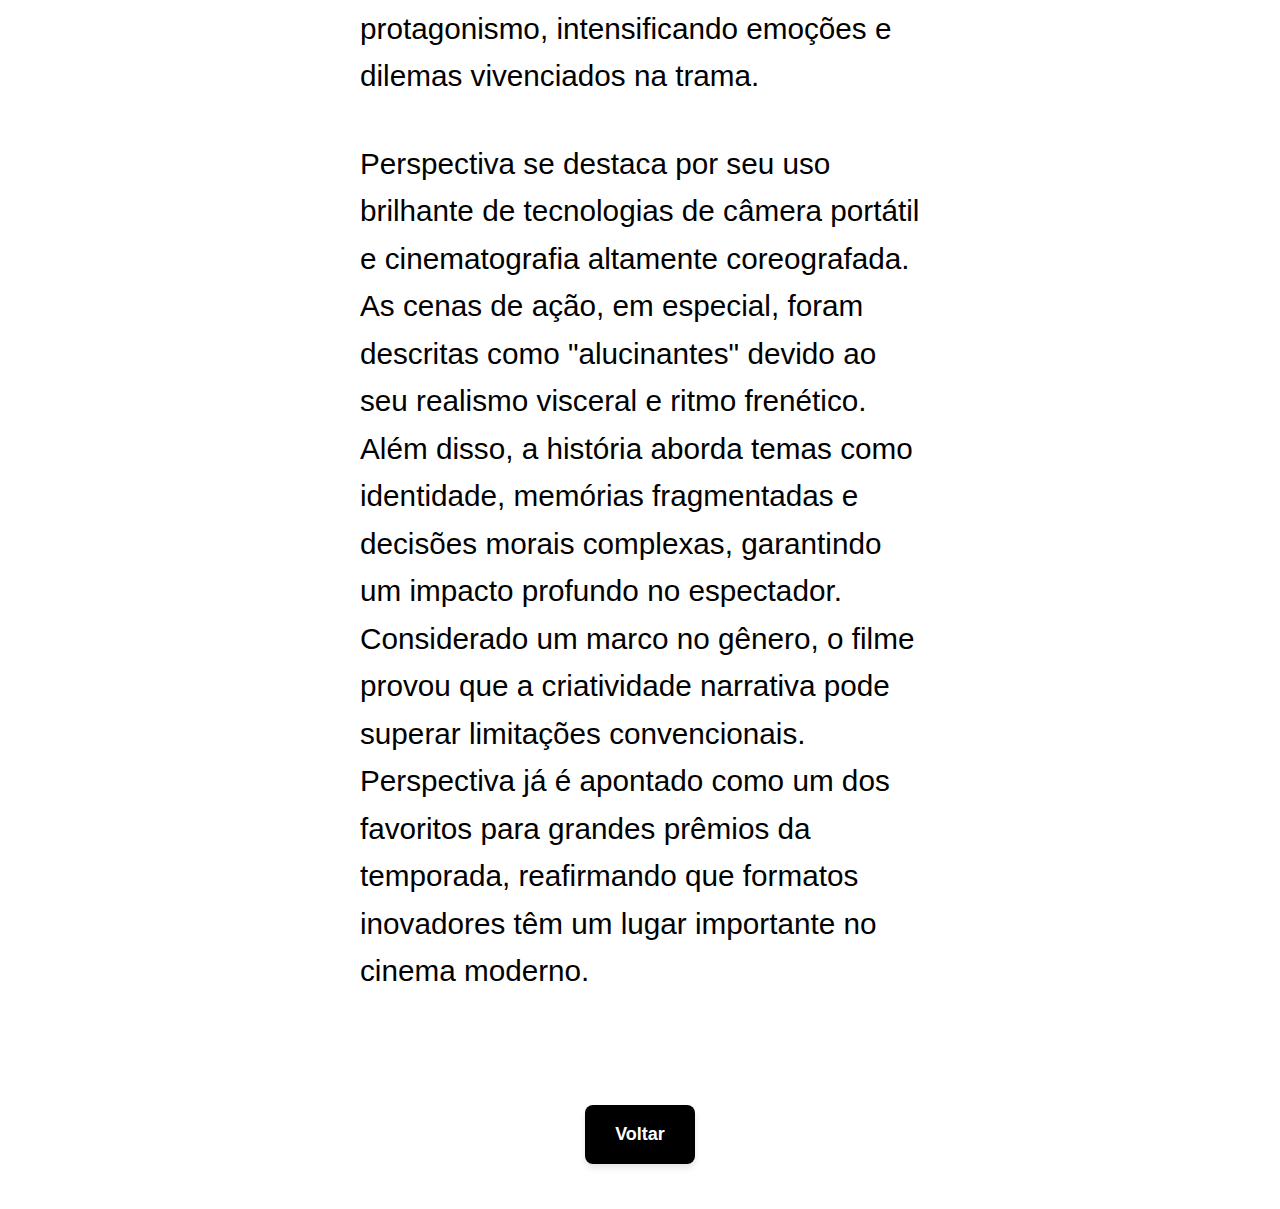
<file: algoz/site5.html>
<!DOCTYPE html>
<html lang="pt-BR">
<head>
  <meta charset="UTF-8">
  <meta name="viewport" content="width=device-width, initial-scale=1.0">
  <title>Noticia</title>
  <link rel="stylesheet" href="Css/noticias.css">
</head>
<body>

    <nav class="navbar">
        <!-- Logo -->
        <div class="logo">
            <h2>Algoz</h2>
        </div>

        <!-- Menu -->
        <div class="menu">
            <!-- Botão de fechar -->
        
                <div class="logo-m">
                    <h2>Algoz</h2>
                </div>
               <!--  <a href="#"></a> -->
                <a href="#">Youtube</a>
                <a href="#">Instagram</a>
                <a href="#">Comunidades</a>
                <a href="#">X</a>
                <a href="#">Cafe-Frio</a>
            
        </div>

        <!-- Botão hambúrguer -->
        <span class="menu-toggle"><p>Menu ☰</p></span>
    </nav>

  <div class="container">
    <header>
      <!-- <p class="categoria">ENTREVISTA</p> -->
      <h1> Um dos melhores filmes do ano foi filmado em primeira pessoa</h1>
    </header>
    <main>
      <p class="descricao">
        "Todo o trabalho investido nos efeitos especiais também valeu a pena, pelo visto, já que as cenas mostradas parecem incrivelmente realistas." Diz os produtores
      </p>
      <p class="autor">
       Por <strong>Kevin Nguyen</strong>
      </p>
      <p class="data">14 de dezembro</p>
    </main>
    <footer>
      <div class="social-icons">
        <a href="#"><img class="redes" src="Img/Facebook4 icone1.png" alt=""></a>
        <a href="#"><img class="redes" src="Img/Instagram1 icone.png" alt=""></a>
        <a href="#"><img class="redes" src="Img/Youtube preto e branco3 icone.png" alt=""></a>
      </div>
   <!--    <p class="comentarios">1 Comentário (1 Novo)</p> -->
    </footer>
    <img src="Img/filme.jpg" alt="Main Story" class="main-image">
  </div>

  <div class="texto">
  <p>Uma das grandes surpresas do cinema este ano foi um filme inteiramente filmado em primeira pessoa, uma escolha ousada que conquistou críticos e público. A produção, intitulada Perspectiva, não só entregou uma narrativa cativante, mas também explorou de forma inovadora a imersão cinematográfica.

    Dirigido por um visionário cineasta independente, o filme segue a jornada de um protagonista cujo rosto nunca é visto, mas cujas experiências são vividas diretamente através de seus olhos. Esse formato deu aos espectadores uma sensação de protagonismo, intensificando emoções e dilemas vivenciados na trama.</p>

  <p>Perspectiva se destaca por seu uso brilhante de tecnologias de câmera portátil e cinematografia altamente coreografada. As cenas de ação, em especial, foram descritas como "alucinantes" devido ao seu realismo visceral e ritmo frenético. Além disso, a história aborda temas como identidade, memórias fragmentadas e decisões morais complexas, garantindo um impacto profundo no espectador.

    Considerado um marco no gênero, o filme provou que a criatividade narrativa pode superar limitações convencionais. Perspectiva já é apontado como um dos favoritos para grandes prêmios da temporada, reafirmando que formatos inovadores têm um lugar importante no cinema moderno.</p>
  </div>


  <div class="button-container">
    <a onclick="history.back()" href="#" class="btn">Voltar</a>
  </div>

  <script src="Js/Rascunho40.js"></script>
</body>
</html>
</file>
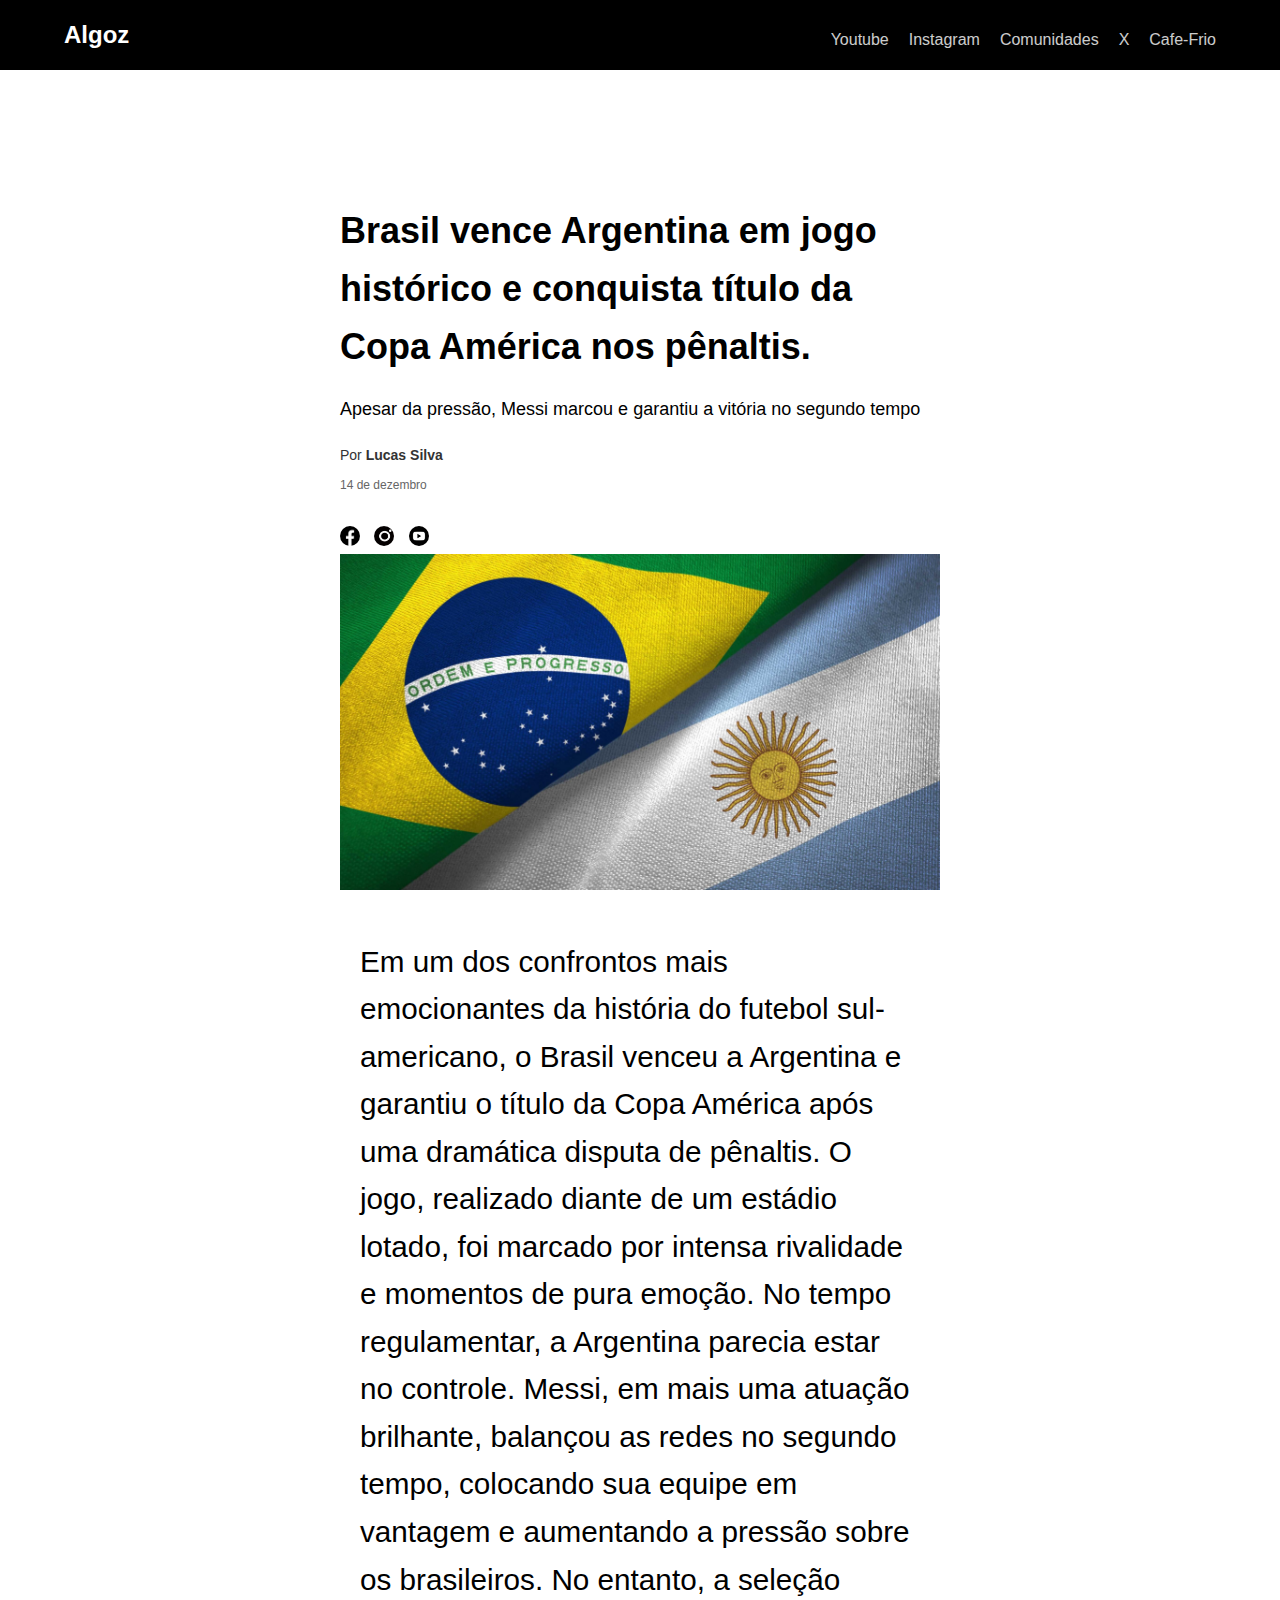
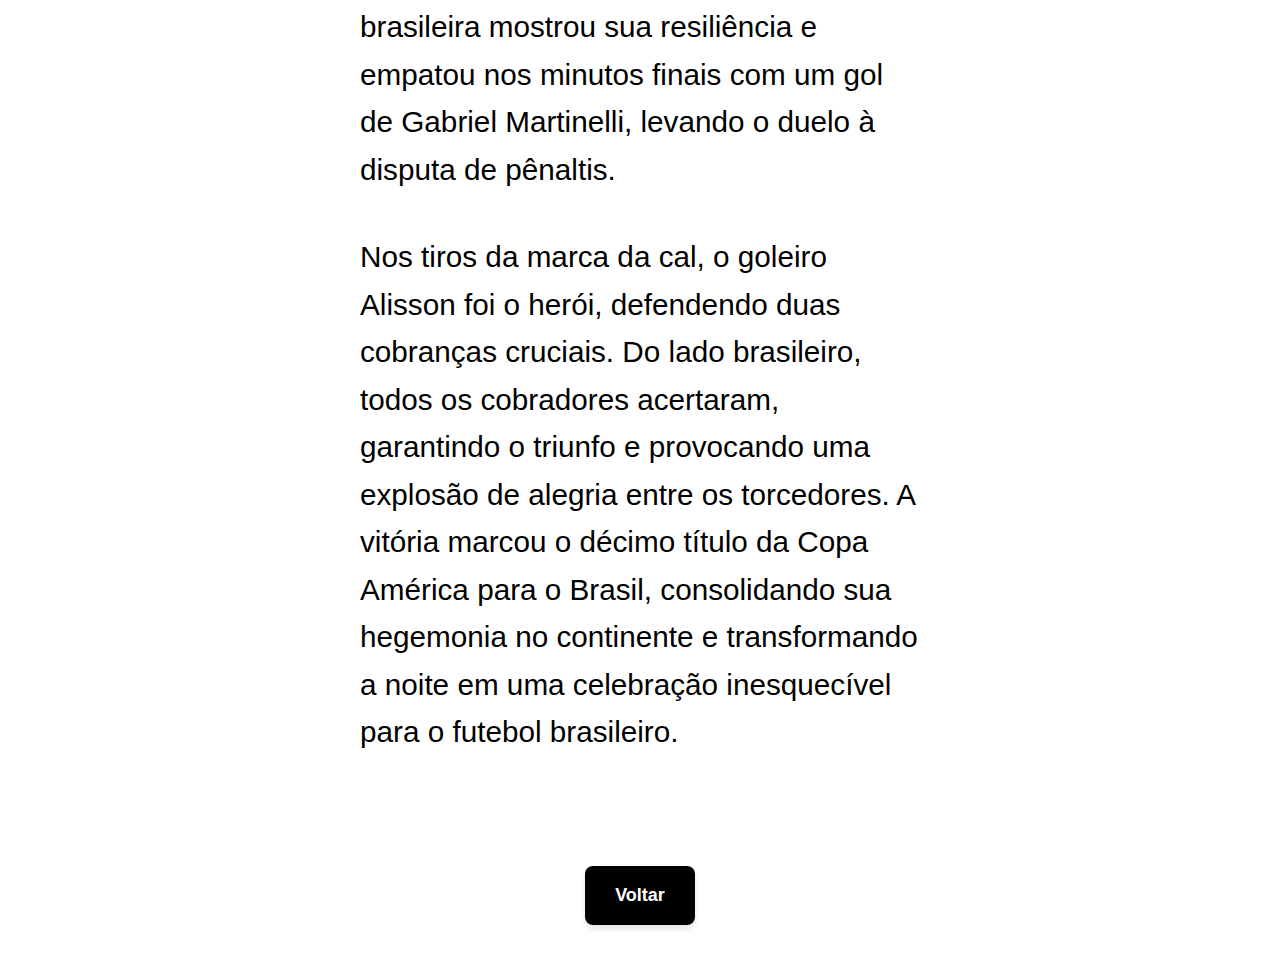
<file: algoz/site6.html>
<!DOCTYPE html>
<html lang="pt-BR">
<head>
  <meta charset="UTF-8">
  <meta name="viewport" content="width=device-width, initial-scale=1.0">
  <title>Noticia</title>
  <link rel="stylesheet" href="Css/noticias.css">
</head>
<body>

    <nav class="navbar">
        <!-- Logo -->
        <div class="logo">
            <h2>Algoz</h2>
        </div>

        <!-- Menu -->
        <div class="menu">
            <!-- Botão de fechar -->
        
                <div class="logo-m">
                    <h2>Algoz</h2>
                </div>
               <!--  <a href="#"></a> -->
                <a href="#">Youtube</a>
                <a href="#">Instagram</a>
                <a href="#">Comunidades</a>
                <a href="#">X</a>
                <a href="#">Cafe-Frio</a>
            
        </div>

        <!-- Botão hambúrguer -->
        <span class="menu-toggle"><p>Menu ☰</p></span>
    </nav>

  <div class="container">
    <header>
      <!-- <p class="categoria">ENTREVISTA</p> -->
      <h1> Brasil vence Argentina em jogo histórico e conquista título da Copa América nos pênaltis.</h1>
    </header>
    <main>
      <p class="descricao">
        Apesar da pressão, Messi marcou e garantiu a vitória no segundo tempo
      </p>
      <p class="autor">
       Por <strong>Lucas Silva</strong>
      </p>
      <p class="data">14 de dezembro</p>
    </main>
    <footer>
      <div class="social-icons">
        <a href="#"><img class="redes" src="Img/Facebook4 icone1.png" alt=""></a>
        <a href="#"><img class="redes" src="Img/Instagram1 icone.png" alt=""></a>
        <a href="#"><img class="redes" src="Img/Youtube preto e branco3 icone.png" alt=""></a>
      </div>
   <!--    <p class="comentarios">1 Comentário (1 Novo)</p> -->
    </footer>
    <img src="Img/Futebol.jpeg" alt="Main Story" class="main-image">
  </div>

  <div class="texto">
  <p>Em um dos confrontos mais emocionantes da história do futebol sul-americano, o Brasil venceu a Argentina e garantiu o título da Copa América após uma dramática disputa de pênaltis. O jogo, realizado diante de um estádio lotado, foi marcado por intensa rivalidade e momentos de pura emoção.

    No tempo regulamentar, a Argentina parecia estar no controle. Messi, em mais uma atuação brilhante, balançou as redes no segundo tempo, colocando sua equipe em vantagem e aumentando a pressão sobre os brasileiros. No entanto, a seleção brasileira mostrou sua resiliência e empatou nos minutos finais com um gol de Gabriel Martinelli, levando o duelo à disputa de pênaltis.</p>

  <p>Nos tiros da marca da cal, o goleiro Alisson foi o herói, defendendo duas cobranças cruciais. Do lado brasileiro, todos os cobradores acertaram, garantindo o triunfo e provocando uma explosão de alegria entre os torcedores.

    A vitória marcou o décimo título da Copa América para o Brasil, consolidando sua hegemonia no continente e transformando a noite em uma celebração inesquecível para o futebol brasileiro.</p>
  </div>


  <div class="button-container">
    <a onclick="history.back()" href="#" class="btn">Voltar</a>
  </div>

  <script src="Js/Rascunho40.js"></script>
</body>
</html>
</file>
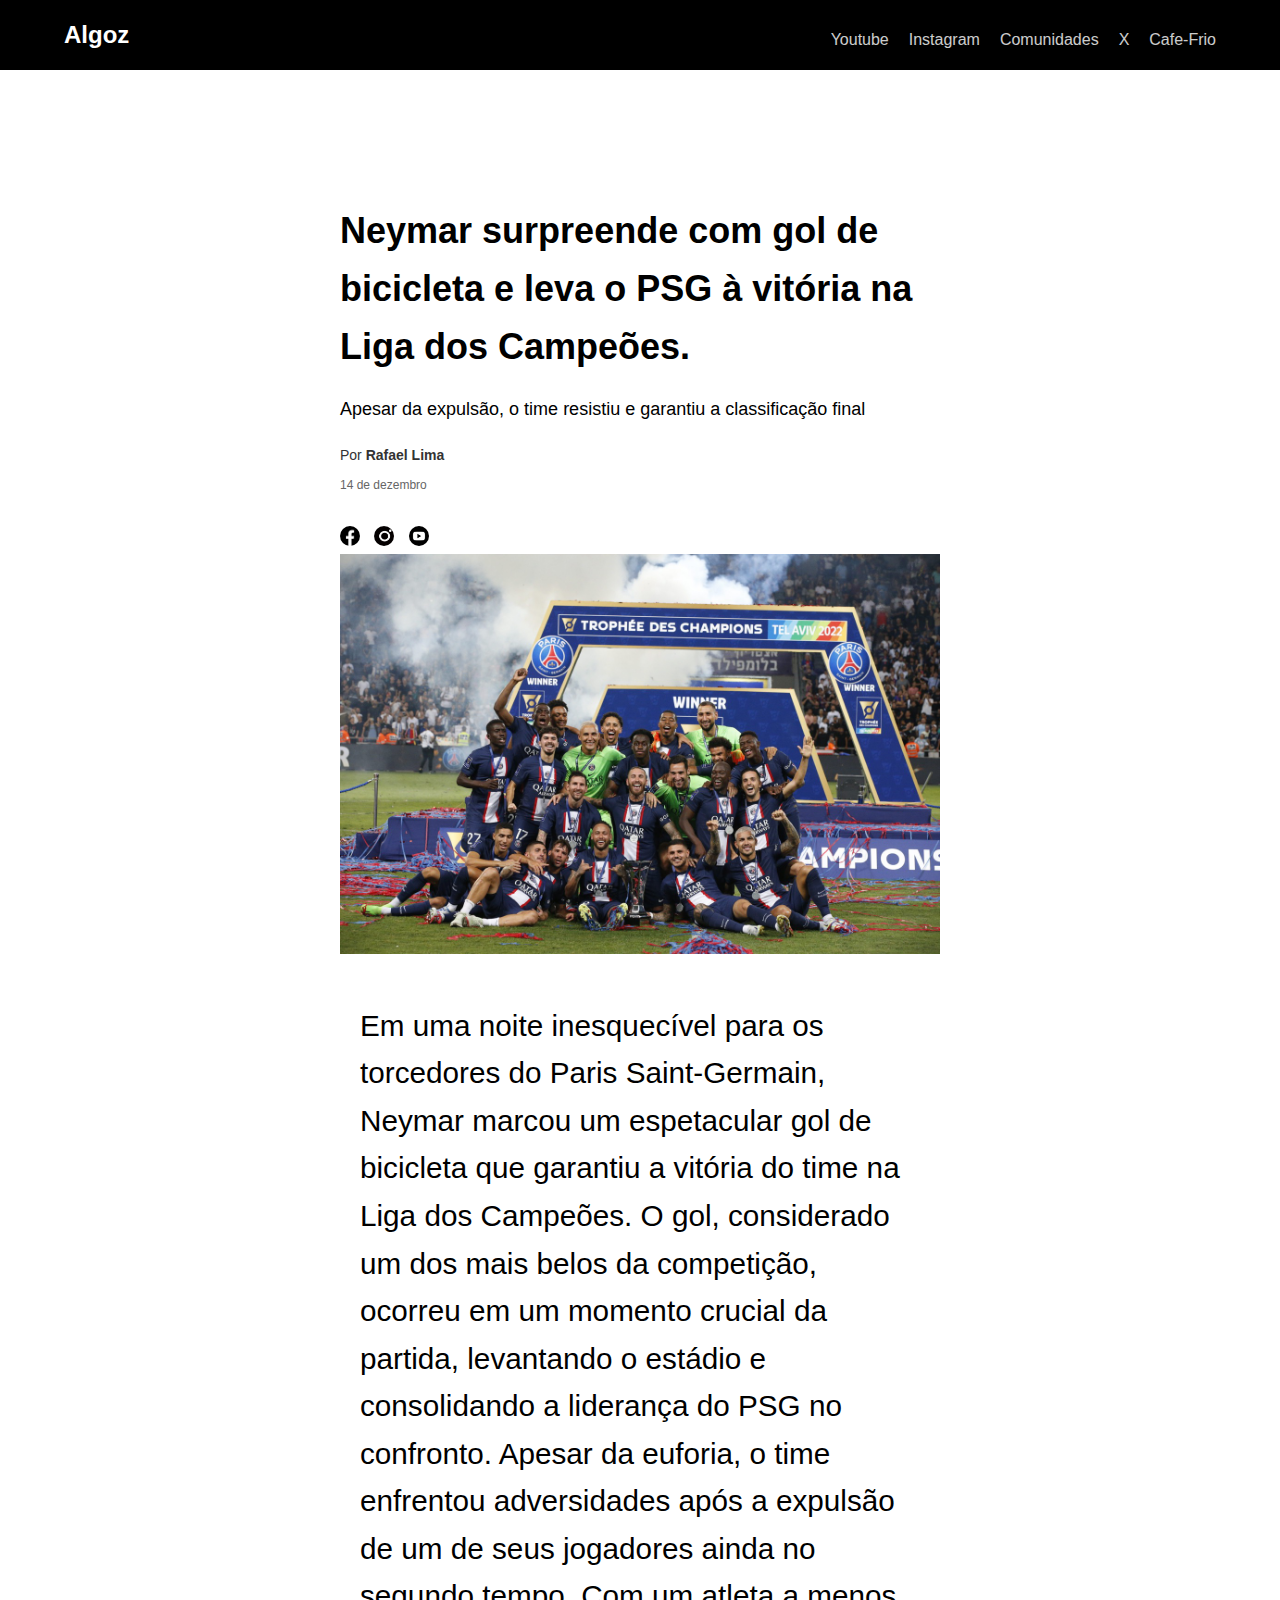
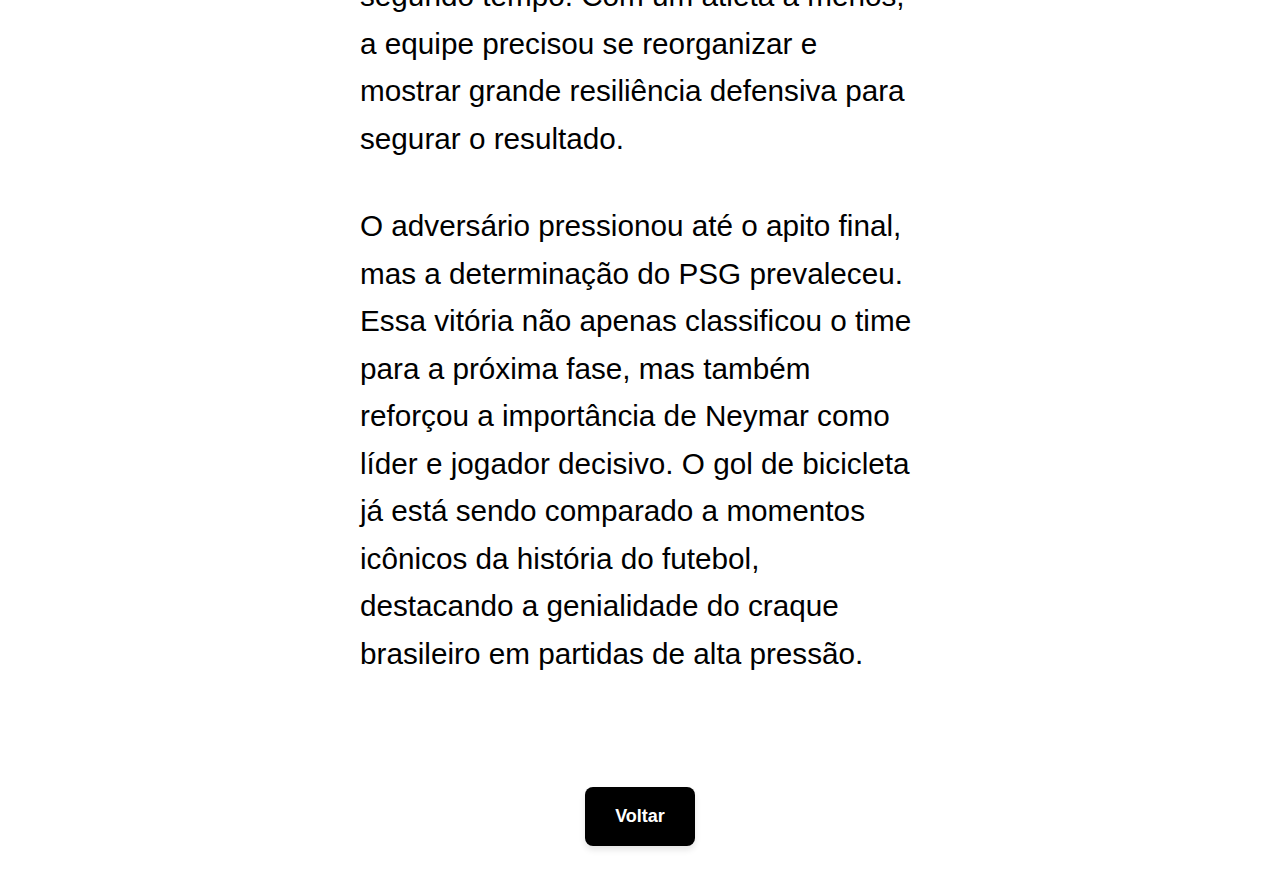
<file: algoz/site7.html>
<!DOCTYPE html>
<html lang="pt-BR">
<head>
  <meta charset="UTF-8">
  <meta name="viewport" content="width=device-width, initial-scale=1.0">
  <title>Noticia</title>
  <link rel="stylesheet" href="Css/noticias.css">
</head>
<body>

    <nav class="navbar">
        <!-- Logo -->
        <div class="logo">
            <h2>Algoz</h2>
        </div>

        <!-- Menu -->
        <div class="menu">
            <!-- Botão de fechar -->
        
                <div class="logo-m">
                    <h2>Algoz</h2>
                </div>
               <!--  <a href="#"></a> -->
                <a href="#">Youtube</a>
                <a href="#">Instagram</a>
                <a href="#">Comunidades</a>
                <a href="#">X</a>
                <a href="#">Cafe-Frio</a>
            
        </div>

        <!-- Botão hambúrguer -->
        <span class="menu-toggle"><p>Menu ☰</p></span>
    </nav>

  <div class="container">
    <header>
      <!-- <p class="categoria">ENTREVISTA</p> -->
      <h1> Neymar surpreende com gol de bicicleta e leva o PSG à vitória na Liga dos Campeões.</h1>
    </header>
    <main>
      <p class="descricao">
        Apesar da expulsão, o time resistiu e garantiu a classificação final
      </p>
      <p class="autor">
       Por <strong>Rafael Lima</strong>
      </p>
      <p class="data">14 de dezembro</p>
    </main>
    <footer>
      <div class="social-icons">
        <a href="#"><img class="redes" src="Img/Facebook4 icone1.png" alt=""></a>
        <a href="#"><img class="redes" src="Img/Instagram1 icone.png" alt=""></a>
        <a href="#"><img class="redes" src="Img/Youtube preto e branco3 icone.png" alt=""></a>
      </div>
   <!--    <p class="comentarios">1 Comentário (1 Novo)</p> -->
    </footer>
    <img src="Img/futebol1.jfif" alt="Main Story" class="main-image">
  </div>

  <div class="texto">
  <p>Em uma noite inesquecível para os torcedores do Paris Saint-Germain, Neymar marcou um espetacular gol de bicicleta que garantiu a vitória do time na Liga dos Campeões. O gol, considerado um dos mais belos da competição, ocorreu em um momento crucial da partida, levantando o estádio e consolidando a liderança do PSG no confronto.

    Apesar da euforia, o time enfrentou adversidades após a expulsão de um de seus jogadores ainda no segundo tempo. Com um atleta a menos, a equipe precisou se reorganizar e mostrar grande resiliência defensiva para segurar o resultado. </p>

  <p> O adversário pressionou até o apito final, mas a determinação do PSG prevaleceu.

    Essa vitória não apenas classificou o time para a próxima fase, mas também reforçou a importância de Neymar como líder e jogador decisivo. O gol de bicicleta já está sendo comparado a momentos icônicos da história do futebol, destacando a genialidade do craque brasileiro em partidas de alta pressão.</p>
  </div>


  <div class="button-container">
    <a onclick="history.back()" href="#" class="btn">Voltar</a>
  </div>

  <script src="Js/Rascunho40.js"></script>
</body>
</html>
</file>
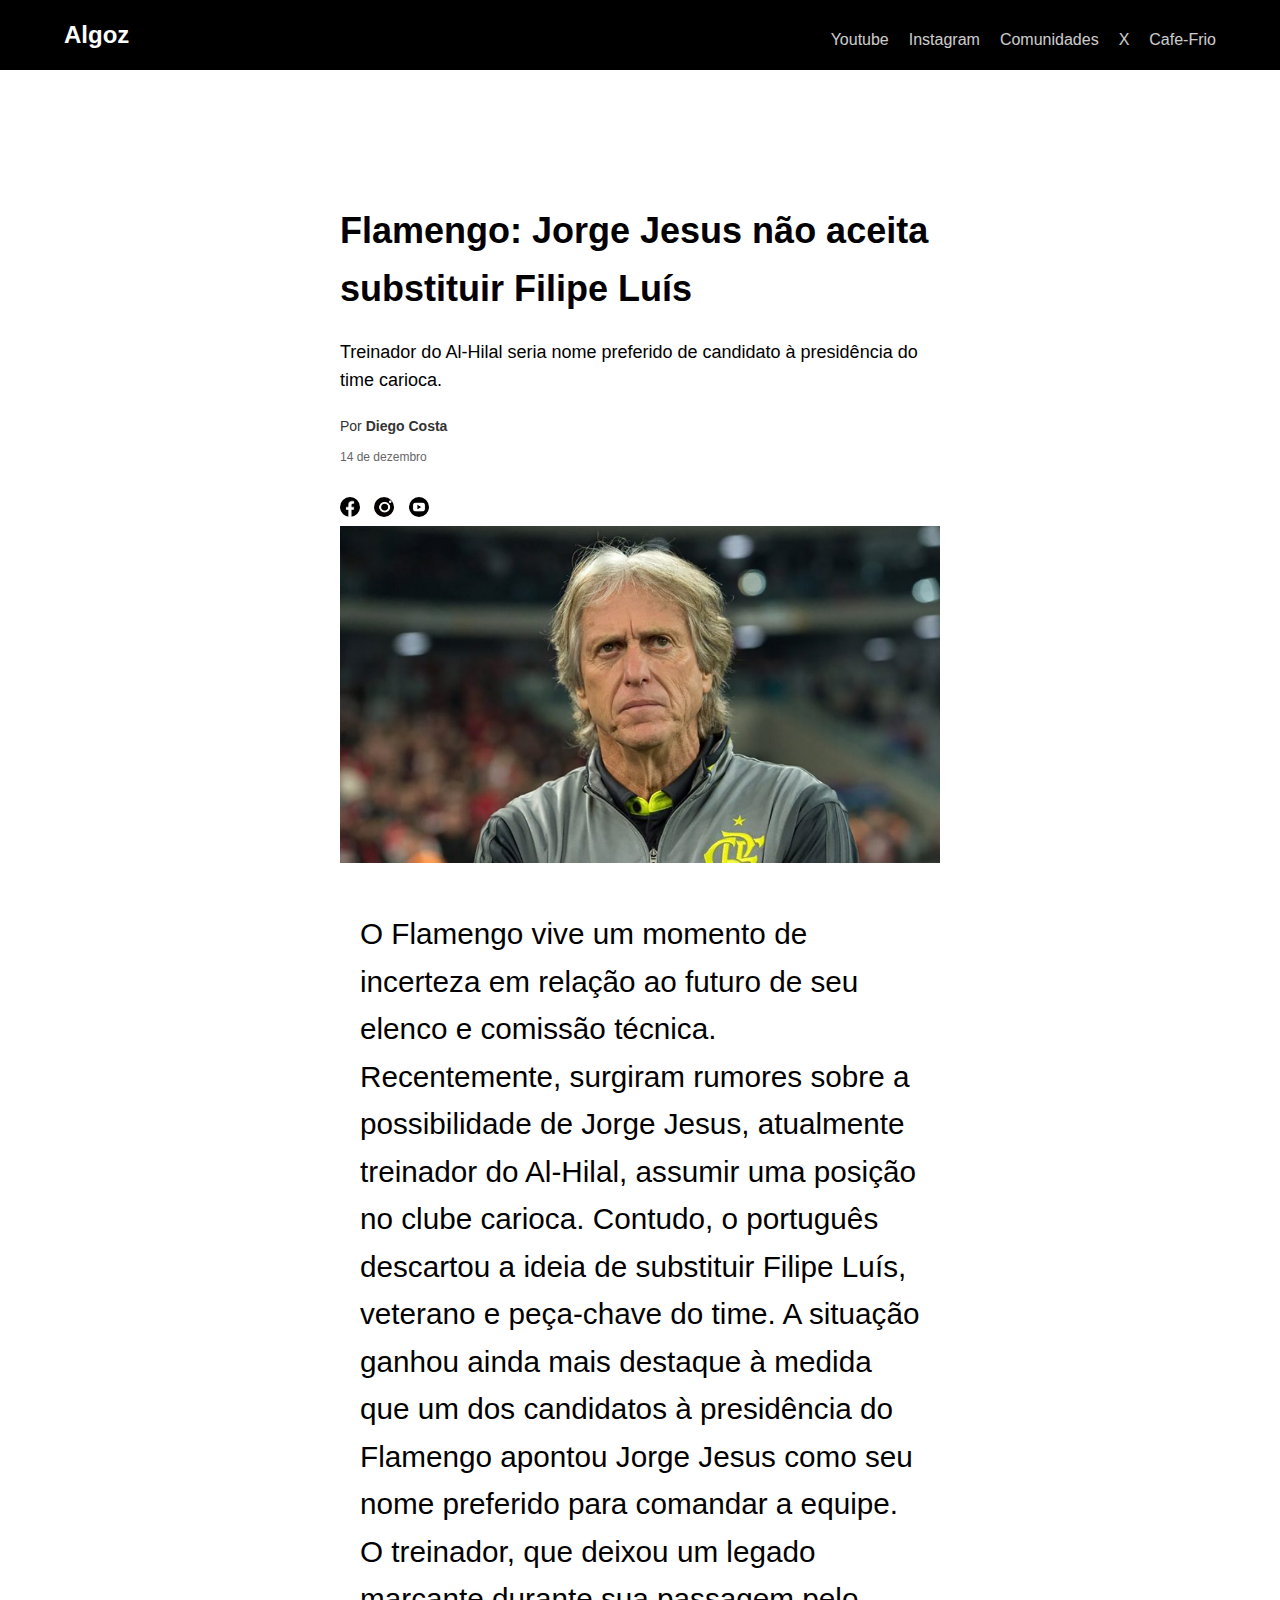
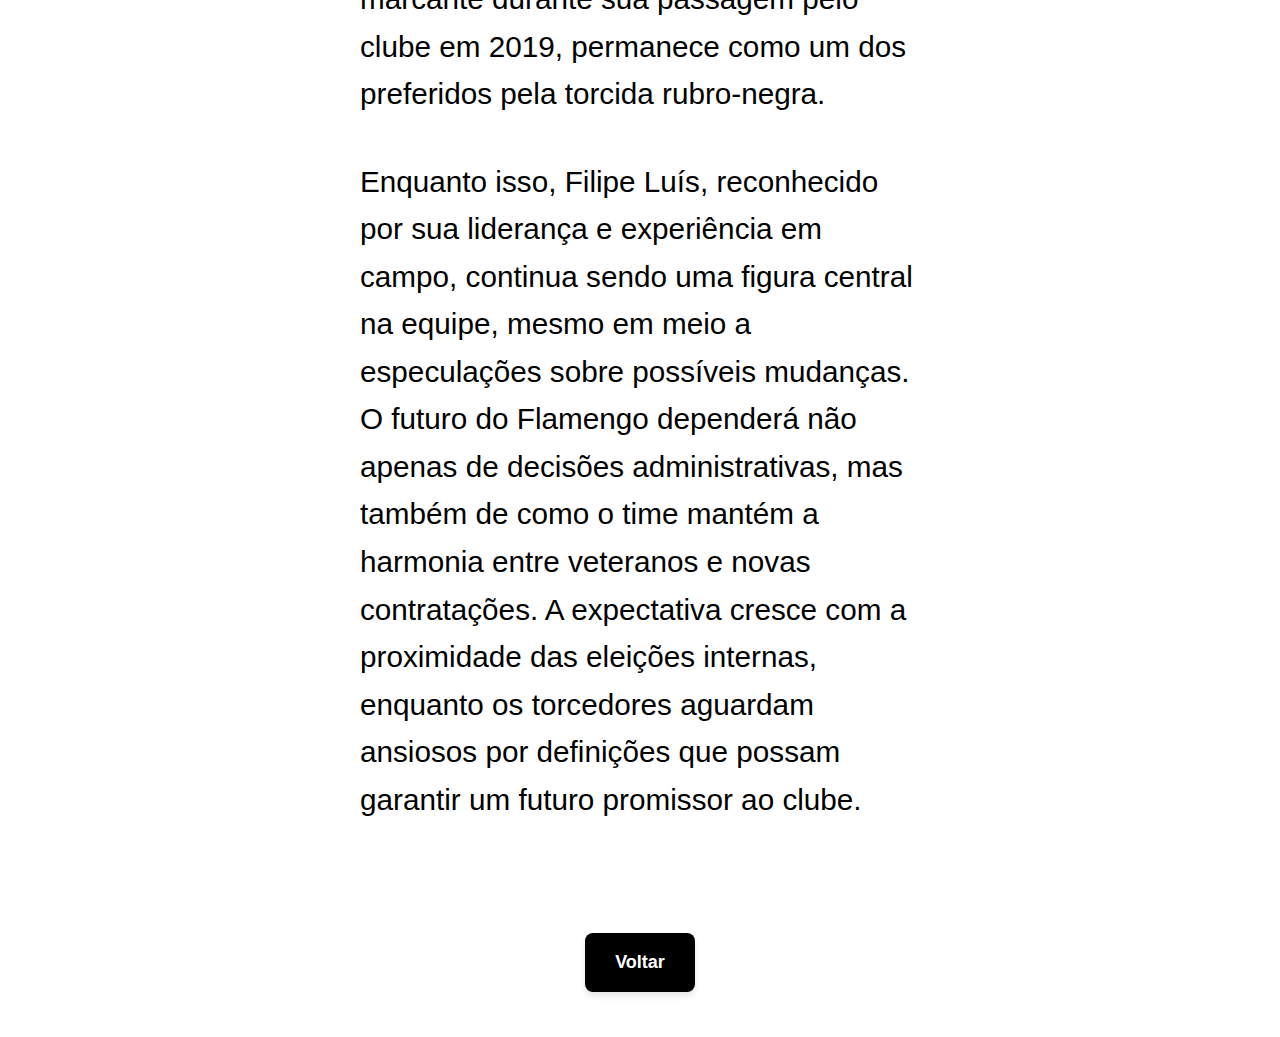
<file: algoz/site8.html>
<!DOCTYPE html>
<html lang="pt-BR">
<head>
  <meta charset="UTF-8">
  <meta name="viewport" content="width=device-width, initial-scale=1.0">
  <title>Noticia</title>
  <link rel="stylesheet" href="Css/noticias.css">
</head>
<body>

    <nav class="navbar">
        <!-- Logo -->
        <div class="logo">
            <h2>Algoz</h2>
        </div>

        <!-- Menu -->
        <div class="menu">
            <!-- Botão de fechar -->
        
                <div class="logo-m">
                    <h2>Algoz</h2>
                </div>
               <!--  <a href="#"></a> -->
                <a href="#">Youtube</a>
                <a href="#">Instagram</a>
                <a href="#">Comunidades</a>
                <a href="#">X</a>
                <a href="#">Cafe-Frio</a>
            
        </div>

        <!-- Botão hambúrguer -->
        <span class="menu-toggle"><p>Menu ☰</p></span>
    </nav>

  <div class="container">
    <header>
      <!-- <p class="categoria">ENTREVISTA</p> -->
      <h1> Flamengo: Jorge Jesus não aceita substituir Filipe Luís</h1>
    </header>
    <main>
      <p class="descricao">
        Treinador do Al-Hilal seria nome preferido de candidato à presidência do time carioca.
      </p>
      <p class="autor">
       Por <strong>Diego Costa</strong>
      </p>
      <p class="data">14 de dezembro</p>
    </main>
    <footer>
      <div class="social-icons">
        <a href="#"><img class="redes" src="Img/Facebook4 icone1.png" alt=""></a>
        <a href="#"><img class="redes" src="Img/Instagram1 icone.png" alt=""></a>
        <a href="#"><img class="redes" src="Img/Youtube preto e branco3 icone.png" alt=""></a>
      </div>
   <!--    <p class="comentarios">1 Comentário (1 Novo)</p> -->
    </footer>
    <img src="Img/Fut.jpg" alt="Main Story" class="main-image">
  </div>

  <div class="texto">
  <p>O Flamengo vive um momento de incerteza em relação ao futuro de seu elenco e comissão técnica. Recentemente, surgiram rumores sobre a possibilidade de Jorge Jesus, atualmente treinador do Al-Hilal, assumir uma posição no clube carioca. Contudo, o português descartou a ideia de substituir Filipe Luís, veterano e peça-chave do time.

    A situação ganhou ainda mais destaque à medida que um dos candidatos à presidência do Flamengo apontou Jorge Jesus como seu nome preferido para comandar a equipe. O treinador, que deixou um legado marcante durante sua passagem pelo clube em 2019, permanece como um dos preferidos pela torcida rubro-negra.</p>

  <p>Enquanto isso, Filipe Luís, reconhecido por sua liderança e experiência em campo, continua sendo uma figura central na equipe, mesmo em meio a especulações sobre possíveis mudanças. O futuro do Flamengo dependerá não apenas de decisões administrativas, mas também de como o time mantém a harmonia entre veteranos e novas contratações.

    A expectativa cresce com a proximidade das eleições internas, enquanto os torcedores aguardam ansiosos por definições que possam garantir um futuro promissor ao clube.</p>
  </div>


  <div class="button-container">
    <a onclick="history.back()" href="#" class="btn">Voltar</a>
  </div>

  <script src="Js/Rascunho40.js"></script>
</body>
</html>
</file>
<file: algoz/Css/Rascunho40.css>
* {
  padding: 0;
  margin: 0;
}

body {
  background: black;
}

.navbar {
  display: flex;
  
  align-items: center;
  padding: 10px 20px;
  background-color: #fff;

  position: fixed;
  width: 100%;
  top: 0;
  z-index: 10;
  height: 10%;
  background: black;
  color: white;
  
}

.logo {
  font-size: 1.5rem;
  font-weight: bold;
  display: none;
}

.logo-m {
  font-size: 1rem;
  font-weight: bold;
  display: block;
  bottom: 50%;
  transform: translateY(50%);
  left: 0%;
  position: absolute;
}

.menu {
  display: flex;
  gap: 20px;
  width: 90%;
  justify-content: flex-end;
  max-width: 1200px;      
  margin: 2rem auto;
  position: relative;
 
  height: 100%;
}

.menu a {
  text-decoration: none;
  color: #333;
  font-size: 1rem;
  transition: color 0.3s;
  margin-top: 3vh;
  color: white;
  opacity: 0.8;
}

.menu a:hover {
  opacity: 1;
  border-bottom: 2px solid white;
}



.login {
  text-align: center;
  font-size: 1rem;
  color: #333;
}

.menu-toggle {
  display: none;
}
.menu-close {
  display: none;
}



/* Caixa */

      /* Container principal */
      .container {
        display: flex;
        flex-direction: row;
        width: 90%;
        max-width: 1200px;
        margin: 2rem auto;
        margin-top: 8%;
        transform: translateY(-0%);
    }

    /* Esquerda: Conteúdo principal */
    .main-content {
        flex: 2;
        background-color: #000;
        color: #fff;
        padding: 2rem;
        position: relative;
        overflow: hidden;
    }

    .main-content h1 {
        font-size: 2.5rem;
        margin-bottom: 1rem;
        color: #b39ddb;
    }

    .main-content p {
        font-size: 1rem;
        margin-bottom: 1rem;
        color: #bbb;
    }

    .main-image {
        width: 100%;
        height: auto;
        margin-bottom: 1rem;
        border: 1px solid #333;
    }

    /* Decoração */
    .decorative-box {
        position: absolute;
        top: 0;
        right: -50px;
        width: 150px;
        height: 150px;
        background-color: #ffeb3b;
        transform: rotate(45deg);
    }

    /* Direita: Top Stories */
    .sidebar {
        flex: 1;
        background-color: #222;
        padding: 1rem;
        display: flex;
        flex-direction: column;
        gap: 1rem;
    }
    
   .links {
    text-decoration: none;
   }

    .sidebar h2 {
        font-size: 1.5rem;
        margin-bottom: 1rem;
        color: #9fa8da;
    }

    

    .story {
        display: flex;
        flex-direction: column;
     
       
        gap: 0.5rem;
       
      
    }

    .story h3 {
        font-size: 1rem;
        color: #fff;
      
       
       
    }

    .story p {
        font-size: 0.9rem;
        color: #aaa; 
        display: block;
        text-align: left;
      
    }
    .img-story {
      width: 80px;
      height: 80px;
    
      object-fit: cover;
     
      }

    /*
       .story img {
        width: 100%;
        height: auto;
        border: 1px solid #444;
    }
    */
    

/* Caixa Fim */


  /* Caixa1 */
  .caixa {
    margin-top: 5vh;
    margin-bottom: 10vh;
    left: 45%;
    transform: translateX(-55%);
    display: flex;
    max-width: 800px;
    width: 50%;
    height: 50vh;
    background-color: #1c1c1c;
    color: #fff;
    border-radius: 10px;
    overflow: hidden;
    box-shadow: 0 4px 10px rgba(0, 0, 0, 0.3);
    position: relative;
    
}

.caixa img {
    width: 100%;
    height: 50%;
    
    object-fit: cover;
}

.link {
  width: 100%;
  height: 100%;
}

.conteudo {
    padding: 20px;
    display: flex;
    flex-direction: column;
    justify-content: space-between;
    width: 100%;
    height: 42%;

    position: absolute;
    bottom: 0;
   /* outline: 1px solid red; */
}

.categoria {

    width: 8%;
    color: #fff;
    font-size: 14px;
    padding: 5px 10px;
    border-radius: 5px;
    display: inline-flex;
   
    border-bottom: 1px solid wheat;
}


/*
h2 {
    font-size: 18px;
    margin: 10px 0;
}
*/
.caixah2 {
  width: 90%;
  font-size: 18px;
    margin: 10px 0;
  /*  outline: 1px solid white; */
    
}

p {
    font-size: 14px;
    margin-bottom: 20px;
}

.autor {
    font-size: 12px;
    color: #b5b5b5;
    margin-bottom: 20px;
}

button {
    padding: 10px;
    background-color: #2196f3;
    color: #fff;
    border: none;
    border-radius: 5px;
    cursor: pointer;
    font-size: 14px;
    align-self: start;
}

button:hover {
    background-color: #176ab3;
}


  /* FIm da Caixa1 */




/* Estilos para telas menores */
@media (max-width: 789px) {
  /* Nav  */
  .navbar {
      flex-direction: column;
      align-items: flex-start;
      padding: 10px 20px;
      width: 95%;
    
  }
  .logo {
    font-size: 1rem;
    font-weight: bold;
    position: absolute;
    top: 50%;
    transform: translateY(-50%);
    display: block;
  }

  .logo-m {
    display: none;
  }

  .menu-toggle {
      display: flex;
      cursor: pointer;
      font-size: 1.5rem;
      position: absolute;
      right: 10%;
      font-size: 5vh;
      top: 50%;
      transform: translateY(-50%);
      border-bottom: 2px solid white;
  }
  .menu-toggle p {
    font-size: 2.3vh;
  }

  .menu {
      /* display: none;*/
      display: flex;
      visibility: hidden;
      flex-direction: column;
      gap: 10px;
    /*width: 250px; Largura do menu lateral */
      width: 0%; /* Largura do menu lateral */
      height: 150vh;
      background: black;
      padding: 10px 0;
      position: fixed;
      margin-top: 10vh;
      top: 100;
      right: 0; /* Aparece do lado direito */
      box-shadow: -4px 0 6px rgba(0, 0, 0, 0.1);
      justify-content:flex-start;
      transition: 0.7s;
  }

  .menu a {
      color: white;
      font-size: 1.5rem;
      border-bottom: 1px solid #ddd;
      padding-left: 2vh;
      padding-bottom: 4vh;
      
  }

  .menu.active {
    /*  display: flex; */
      visibility: visible;
      width: 100%;
  }

  /* Botão de fechar */
  .menu-close {
      position: absolute;
      top: 10px;
      /*outline: 1px solid white; */
      right: 10px;
      font-size: 1.5rem;
      color: #333;
      cursor: pointer;
      padding: 1vh;
      display: block;
      font-size: 5vh;
      
  } 


  /* Nav fim */

  /* Caixa */


  /* Esquerda: Conteúdo principal */
  .main-content {
    flex: 2;
    background-color: #000;
    color: #fff;
    padding: 2rem;
    position: relative;
    overflow: hidden;
   

}

.main-content h1 {
    font-size: 2.5rem;
    margin-bottom: 1rem;
    color: #b39ddb; 
}

.main-content p {
    font-size: 1rem;
    margin-bottom: 1rem;
    color: #bbb;
   
}

.main-image {
    width: 100%;
    height: 50vh;
    object-fit: cover;
    margin-bottom: 1rem;
    border: 1px solid #333;
    
}



  .container {
    flex-direction: column;
    margin-top: 25%;
    transform: translateY(-0%);
}

.main-content h1 {
    font-size: 2rem;
}

.sidebar {
    margin-top: 1rem;
}





  /* Caixa Fim */

  
      /* Caixa1 */

      .caixa {
        flex-direction: column;
        width: 100%;
        left: 0%;
        height: 70vh;
        transform: translateX(0%);
    }
  
    .caixa img {
        width: 100%;
    }
  
    .conteudo {
        width: 100%;
        padding: 15px;
    }
    .conteudo p {
    /*  outline: 1px solid red; */
      width: 90%;
    }

    .categoria {
      width: 14%;
    }
  
    p, .autor {
        font-size: 12px;
    }
  
    button {
      display: none;
        font-size: 12px;
        padding: 8px;
    }
  
      /* Fim da Caixa1 */


}
</file>
<file: algoz/Css/noticias.css>
* {
  margin: 0;
  padding: 0;
}
body {
  font-family: Arial, sans-serif;
  background-color: white; /* Fundo verde neon */
  color: black;
  line-height: 1.6;
}


/* Nav */


.navbar {
  display: flex;
  
  align-items: center;
  
  background-color: #fff;

  position: relative;
  width: 100%;
  top: 0;
  z-index: 10;
  /*height: 10%;*/
  height: 70px;
  background: black;
  color: white;

}

.logo {
  font-size: 1.5rem;
  font-weight: bold;
  display: none;
}

.logo-m {
  font-size: 1rem;
  font-weight: bold;
  display: block;
  bottom: 50%;
  transform: translateY(50%);
  left: 0%;
  position: absolute;
}

.menu {
  display: flex;
  gap: 20px;
  width: 90%;
  height: 100%;
  justify-content: flex-end;
  max-width: 1200px;      
  margin: 2rem auto;
  position: relative;
  
}

.menu a {
  text-decoration: none;
  color: #333;
  font-size: 1rem;
  transition: color 0.3s;
  margin-top: 3vh;
  color: white;
  opacity: 0.8;
}

.menu a:hover {
  opacity: 1;
  border-bottom: 2px solid white;
}



.login {
  text-align: center;
  font-size: 1rem;
  color: #333;
}

.menu-toggle {
  display: none;
}
.menu-close {
  display: none;
}



/* Nav Fim */

 /*CAIXA FIM */
.container {
  max-width: 600px;
  margin: 0 auto;
  padding: 20px;

  margin-top: 8%;
 
}

.categoria {
  text-transform: uppercase;
  font-size: 14px;
  margin: 0;
  font-weight: bold;
}

h1 {
  font-size: 36px;
  font-weight: 700;
  margin: 10px 0;
}

.descricao {
  font-size: 18px;
  margin: 20px 0;
}

.autor {
  font-size: 14px;
  color: #333;
  margin-top: 20px;
}

.redes {
  width: 20px;
  height: 20px;
  object-fit: cover;
  border-radius: 50px;
}

.data {
  font-size: 12px;
  color: #666;
  margin-top: 10px;
}

footer {
  display: flex;
  justify-content: space-between;
  align-items: center;
  margin-top: 30px;
}

.social-icons a {
  text-decoration: none;
  font-size: 18px;
  margin-right: 10px;
  color: black;
}

.comentarios {
  font-size: 14px;
  color: black;
}

.main-image {
  width: 100%;
  object-fit: cover;
}

/*CAIXA FIM */



/* Texto */

.texto {
  max-width: 600px;
  
  margin: 0 auto;

}
.texto p {
  padding: 20px;
  text-align: left;
  font-size: 3.3vh;
}

/*Texto Fim */
.button-container {
  text-align: center;
}

.btn {
  display: inline-block;
  padding: 15px 30px;
  font-size: 18px;
  font-weight: bold;
  color: #fff;
  background-color: black; /* Cor azul */
  border: none;
  border-radius: 8px;
  text-decoration: none;
  transition: all 0.3s ease;
  box-shadow: 0 4px 6px rgba(0, 0, 0, 0.1);
  margin-top: 10vh;
  margin-bottom: 5vh;
}

/* Efeito de hover */
.btn:hover {
  background-color: black; /* Azul escuro no hover */
  box-shadow: 0 6px 8px rgba(0, 0, 0, 0.2);
  transform: scale(1.05);
}

/* Efeito ao clicar */
.btn:active {
  background-color: white; /* Azul mais escuro no clique */
  transform: scale(0.95);
  box-shadow: 0 3px 5px rgba(0, 0, 0, 0.15);
}

  /* Texto Fim*/

/* Estilo para telas menores */
@media (max-width: 768px) {
  .navbar {
    flex-direction: column;
    align-items: flex-start;
    padding: 10px 20px;
    width: 95%;
  
}
.logo {
  font-size: 1rem;
  font-weight: bold;
  position: absolute;
  top: 50%;
  transform: translateY(-50%);
  display: block;
}

.logo-m {
  display: none;
}

.menu-toggle {
    display: flex;
    cursor: pointer;
    font-size: 1.5rem;
    position: absolute;
    right: 10%;
    font-size: 5vh;
    top: 50%;
    transform: translateY(-50%);
    border-bottom: 2px solid white;
}
.menu-toggle p {
  font-size: 2.3vh;
}

.menu {
    /* display: none;*/
    display: flex;
    visibility: hidden;
    flex-direction: column;
    gap: 10px;
  /*width: 250px; Largura do menu lateral */
    width: 0%; /* Largura do menu lateral */
    height: 150vh;
    background: black;
    padding: 10px 0;
    position: fixed;
    margin-top: 10vh;
    top: 100;
    right: 0; /* Aparece do lado direito */
    box-shadow: -4px 0 6px rgba(0, 0, 0, 0.1);
    justify-content:flex-start;
    transition: 0.7s;
}

.menu a {
    color: white;
    font-size: 1.5rem;
    border-bottom: 1px solid #ddd;
    padding-left: 2vh;
    padding-bottom: 4vh;
    
}

.menu.active {
  /*  display: flex; */
    visibility: visible;
    width: 100%;
}

/* Botão de fechar */
.menu-close {
    position: absolute;
    top: 10px;
    /*outline: 1px solid white; */
    right: 10px;
    font-size: 1.5rem;
    color: #333;
    cursor: pointer;
    padding: 1vh;
    display: block;
    font-size: 5vh;
    
} 

.btn {
  padding: 12px 25px;
  font-size: 16px;
}

/*Texto */
.texto {
  width: 100%;


}
.texto p {
  padding: 20px;
  text-align: left;
  font-size: 3vh;
}
/* Texto Fim */


}

@media (max-width: 480px) {
  .btn {
    padding: 10px 20px;
    font-size: 14px;
  }
}
</file>
